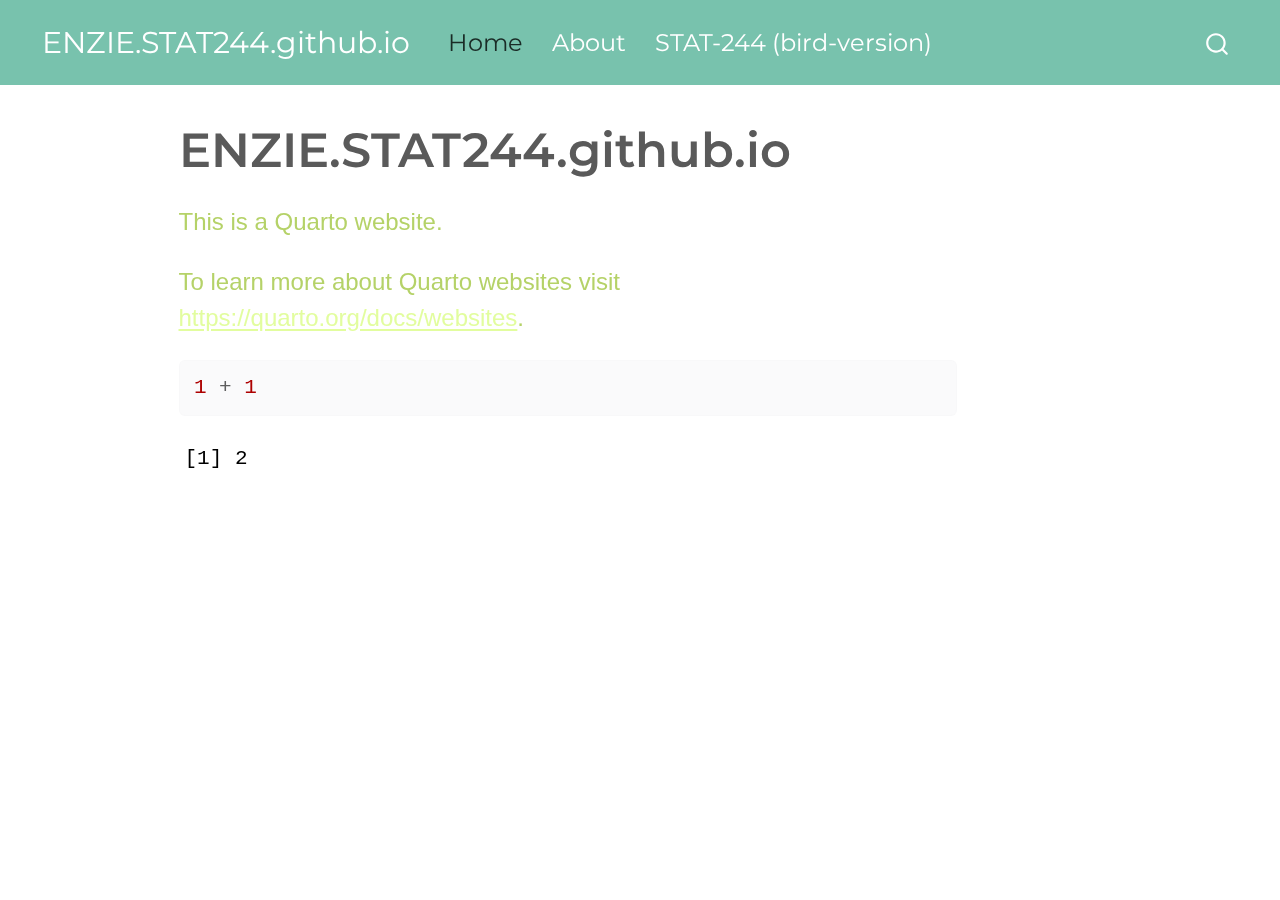
<file: docs/index.html>
<!DOCTYPE html>
<html xmlns="http://www.w3.org/1999/xhtml" lang="en" xml:lang="en"><head>

<meta charset="utf-8">
<meta name="generator" content="quarto-1.5.57">

<meta name="viewport" content="width=device-width, initial-scale=1.0, user-scalable=yes">


<title>ENZIE.STAT244.github.io</title>
<style>
code{white-space: pre-wrap;}
span.smallcaps{font-variant: small-caps;}
div.columns{display: flex; gap: min(4vw, 1.5em);}
div.column{flex: auto; overflow-x: auto;}
div.hanging-indent{margin-left: 1.5em; text-indent: -1.5em;}
ul.task-list{list-style: none;}
ul.task-list li input[type="checkbox"] {
  width: 0.8em;
  margin: 0 0.8em 0.2em -1em; /* quarto-specific, see https://github.com/quarto-dev/quarto-cli/issues/4556 */ 
  vertical-align: middle;
}
/* CSS for syntax highlighting */
pre > code.sourceCode { white-space: pre; position: relative; }
pre > code.sourceCode > span { line-height: 1.25; }
pre > code.sourceCode > span:empty { height: 1.2em; }
.sourceCode { overflow: visible; }
code.sourceCode > span { color: inherit; text-decoration: inherit; }
div.sourceCode { margin: 1em 0; }
pre.sourceCode { margin: 0; }
@media screen {
div.sourceCode { overflow: auto; }
}
@media print {
pre > code.sourceCode { white-space: pre-wrap; }
pre > code.sourceCode > span { display: inline-block; text-indent: -5em; padding-left: 5em; }
}
pre.numberSource code
  { counter-reset: source-line 0; }
pre.numberSource code > span
  { position: relative; left: -4em; counter-increment: source-line; }
pre.numberSource code > span > a:first-child::before
  { content: counter(source-line);
    position: relative; left: -1em; text-align: right; vertical-align: baseline;
    border: none; display: inline-block;
    -webkit-touch-callout: none; -webkit-user-select: none;
    -khtml-user-select: none; -moz-user-select: none;
    -ms-user-select: none; user-select: none;
    padding: 0 4px; width: 4em;
  }
pre.numberSource { margin-left: 3em;  padding-left: 4px; }
div.sourceCode
  {   }
@media screen {
pre > code.sourceCode > span > a:first-child::before { text-decoration: underline; }
}
</style>


<script src="site_libs/quarto-nav/quarto-nav.js"></script>
<script src="site_libs/quarto-nav/headroom.min.js"></script>
<script src="site_libs/clipboard/clipboard.min.js"></script>
<script src="site_libs/quarto-search/autocomplete.umd.js"></script>
<script src="site_libs/quarto-search/fuse.min.js"></script>
<script src="site_libs/quarto-search/quarto-search.js"></script>
<meta name="quarto:offset" content="./">
<script src="site_libs/quarto-html/quarto.js"></script>
<script src="site_libs/quarto-html/popper.min.js"></script>
<script src="site_libs/quarto-html/tippy.umd.min.js"></script>
<script src="site_libs/quarto-html/anchor.min.js"></script>
<link href="site_libs/quarto-html/tippy.css" rel="stylesheet">
<link href="site_libs/quarto-html/quarto-syntax-highlighting.css" rel="stylesheet" id="quarto-text-highlighting-styles">
<script src="site_libs/bootstrap/bootstrap.min.js"></script>
<link href="site_libs/bootstrap/bootstrap-icons.css" rel="stylesheet">
<link href="site_libs/bootstrap/bootstrap.min.css" rel="stylesheet" id="quarto-bootstrap" data-mode="light">
<script id="quarto-search-options" type="application/json">{
  "location": "navbar",
  "copy-button": false,
  "collapse-after": 3,
  "panel-placement": "end",
  "type": "overlay",
  "limit": 50,
  "keyboard-shortcut": [
    "f",
    "/",
    "s"
  ],
  "show-item-context": false,
  "language": {
    "search-no-results-text": "No results",
    "search-matching-documents-text": "matching documents",
    "search-copy-link-title": "Copy link to search",
    "search-hide-matches-text": "Hide additional matches",
    "search-more-match-text": "more match in this document",
    "search-more-matches-text": "more matches in this document",
    "search-clear-button-title": "Clear",
    "search-text-placeholder": "",
    "search-detached-cancel-button-title": "Cancel",
    "search-submit-button-title": "Submit",
    "search-label": "Search"
  }
}</script>


</head>

<body class="nav-fixed">

<div id="quarto-search-results"></div>
  <header id="quarto-header" class="headroom fixed-top">
    <nav class="navbar navbar-expand-lg " data-bs-theme="dark">
      <div class="navbar-container container-fluid">
      <div class="navbar-brand-container mx-auto">
    <a class="navbar-brand" href="./index.html">
    <span class="navbar-title">ENZIE.STAT244.github.io</span>
    </a>
  </div>
            <div id="quarto-search" class="" title="Search"></div>
          <button class="navbar-toggler" type="button" data-bs-toggle="collapse" data-bs-target="#navbarCollapse" aria-controls="navbarCollapse" role="menu" aria-expanded="false" aria-label="Toggle navigation" onclick="if (window.quartoToggleHeadroom) { window.quartoToggleHeadroom(); }">
  <span class="navbar-toggler-icon"></span>
</button>
          <div class="collapse navbar-collapse" id="navbarCollapse">
            <ul class="navbar-nav navbar-nav-scroll me-auto">
  <li class="nav-item">
    <a class="nav-link active" href="./index.html" aria-current="page"> 
<span class="menu-text">Home</span></a>
  </li>  
  <li class="nav-item">
    <a class="nav-link" href="./about.html"> 
<span class="menu-text">About</span></a>
  </li>  
  <li class="nav-item">
    <a class="nav-link" href="./test.html"> 
<span class="menu-text">STAT-244 (bird-version)</span></a>
  </li>  
</ul>
          </div> <!-- /navcollapse -->
            <div class="quarto-navbar-tools">
</div>
      </div> <!-- /container-fluid -->
    </nav>
</header>
<!-- content -->
<div id="quarto-content" class="quarto-container page-columns page-rows-contents page-layout-article page-navbar">
<!-- sidebar -->
<!-- margin-sidebar -->
    <div id="quarto-margin-sidebar" class="sidebar margin-sidebar zindex-bottom">
        
    </div>
<!-- main -->
<main class="content" id="quarto-document-content">

<header id="title-block-header" class="quarto-title-block default">
<div class="quarto-title">
<h1 class="title">ENZIE.STAT244.github.io</h1>
</div>



<div class="quarto-title-meta">

    
  
    
  </div>
  


</header>


<p>This is a Quarto website.</p>
<p>To learn more about Quarto websites visit <a href="https://quarto.org/docs/websites" class="uri">https://quarto.org/docs/websites</a>.</p>
<div class="cell">
<div class="sourceCode cell-code" id="cb1"><pre class="sourceCode r code-with-copy"><code class="sourceCode r"><span id="cb1-1"><a href="#cb1-1" aria-hidden="true" tabindex="-1"></a><span class="dv">1</span> <span class="sc">+</span> <span class="dv">1</span></span></code><button title="Copy to Clipboard" class="code-copy-button"><i class="bi"></i></button></pre></div>
<div class="cell-output cell-output-stdout">
<pre><code>[1] 2</code></pre>
</div>
</div>



</main> <!-- /main -->
<script id="quarto-html-after-body" type="application/javascript">
window.document.addEventListener("DOMContentLoaded", function (event) {
  const toggleBodyColorMode = (bsSheetEl) => {
    const mode = bsSheetEl.getAttribute("data-mode");
    const bodyEl = window.document.querySelector("body");
    if (mode === "dark") {
      bodyEl.classList.add("quarto-dark");
      bodyEl.classList.remove("quarto-light");
    } else {
      bodyEl.classList.add("quarto-light");
      bodyEl.classList.remove("quarto-dark");
    }
  }
  const toggleBodyColorPrimary = () => {
    const bsSheetEl = window.document.querySelector("link#quarto-bootstrap");
    if (bsSheetEl) {
      toggleBodyColorMode(bsSheetEl);
    }
  }
  toggleBodyColorPrimary();  
  const icon = "";
  const anchorJS = new window.AnchorJS();
  anchorJS.options = {
    placement: 'right',
    icon: icon
  };
  anchorJS.add('.anchored');
  const isCodeAnnotation = (el) => {
    for (const clz of el.classList) {
      if (clz.startsWith('code-annotation-')) {                     
        return true;
      }
    }
    return false;
  }
  const onCopySuccess = function(e) {
    // button target
    const button = e.trigger;
    // don't keep focus
    button.blur();
    // flash "checked"
    button.classList.add('code-copy-button-checked');
    var currentTitle = button.getAttribute("title");
    button.setAttribute("title", "Copied!");
    let tooltip;
    if (window.bootstrap) {
      button.setAttribute("data-bs-toggle", "tooltip");
      button.setAttribute("data-bs-placement", "left");
      button.setAttribute("data-bs-title", "Copied!");
      tooltip = new bootstrap.Tooltip(button, 
        { trigger: "manual", 
          customClass: "code-copy-button-tooltip",
          offset: [0, -8]});
      tooltip.show();    
    }
    setTimeout(function() {
      if (tooltip) {
        tooltip.hide();
        button.removeAttribute("data-bs-title");
        button.removeAttribute("data-bs-toggle");
        button.removeAttribute("data-bs-placement");
      }
      button.setAttribute("title", currentTitle);
      button.classList.remove('code-copy-button-checked');
    }, 1000);
    // clear code selection
    e.clearSelection();
  }
  const getTextToCopy = function(trigger) {
      const codeEl = trigger.previousElementSibling.cloneNode(true);
      for (const childEl of codeEl.children) {
        if (isCodeAnnotation(childEl)) {
          childEl.remove();
        }
      }
      return codeEl.innerText;
  }
  const clipboard = new window.ClipboardJS('.code-copy-button:not([data-in-quarto-modal])', {
    text: getTextToCopy
  });
  clipboard.on('success', onCopySuccess);
  if (window.document.getElementById('quarto-embedded-source-code-modal')) {
    // For code content inside modals, clipBoardJS needs to be initialized with a container option
    // TODO: Check when it could be a function (https://github.com/zenorocha/clipboard.js/issues/860)
    const clipboardModal = new window.ClipboardJS('.code-copy-button[data-in-quarto-modal]', {
      text: getTextToCopy,
      container: window.document.getElementById('quarto-embedded-source-code-modal')
    });
    clipboardModal.on('success', onCopySuccess);
  }
    var localhostRegex = new RegExp(/^(?:http|https):\/\/localhost\:?[0-9]*\//);
    var mailtoRegex = new RegExp(/^mailto:/);
      var filterRegex = new RegExp('/' + window.location.host + '/');
    var isInternal = (href) => {
        return filterRegex.test(href) || localhostRegex.test(href) || mailtoRegex.test(href);
    }
    // Inspect non-navigation links and adorn them if external
 	var links = window.document.querySelectorAll('a[href]:not(.nav-link):not(.navbar-brand):not(.toc-action):not(.sidebar-link):not(.sidebar-item-toggle):not(.pagination-link):not(.no-external):not([aria-hidden]):not(.dropdown-item):not(.quarto-navigation-tool):not(.about-link)');
    for (var i=0; i<links.length; i++) {
      const link = links[i];
      if (!isInternal(link.href)) {
        // undo the damage that might have been done by quarto-nav.js in the case of
        // links that we want to consider external
        if (link.dataset.originalHref !== undefined) {
          link.href = link.dataset.originalHref;
        }
      }
    }
  function tippyHover(el, contentFn, onTriggerFn, onUntriggerFn) {
    const config = {
      allowHTML: true,
      maxWidth: 500,
      delay: 100,
      arrow: false,
      appendTo: function(el) {
          return el.parentElement;
      },
      interactive: true,
      interactiveBorder: 10,
      theme: 'quarto',
      placement: 'bottom-start',
    };
    if (contentFn) {
      config.content = contentFn;
    }
    if (onTriggerFn) {
      config.onTrigger = onTriggerFn;
    }
    if (onUntriggerFn) {
      config.onUntrigger = onUntriggerFn;
    }
    window.tippy(el, config); 
  }
  const noterefs = window.document.querySelectorAll('a[role="doc-noteref"]');
  for (var i=0; i<noterefs.length; i++) {
    const ref = noterefs[i];
    tippyHover(ref, function() {
      // use id or data attribute instead here
      let href = ref.getAttribute('data-footnote-href') || ref.getAttribute('href');
      try { href = new URL(href).hash; } catch {}
      const id = href.replace(/^#\/?/, "");
      const note = window.document.getElementById(id);
      if (note) {
        return note.innerHTML;
      } else {
        return "";
      }
    });
  }
  const xrefs = window.document.querySelectorAll('a.quarto-xref');
  const processXRef = (id, note) => {
    // Strip column container classes
    const stripColumnClz = (el) => {
      el.classList.remove("page-full", "page-columns");
      if (el.children) {
        for (const child of el.children) {
          stripColumnClz(child);
        }
      }
    }
    stripColumnClz(note)
    if (id === null || id.startsWith('sec-')) {
      // Special case sections, only their first couple elements
      const container = document.createElement("div");
      if (note.children && note.children.length > 2) {
        container.appendChild(note.children[0].cloneNode(true));
        for (let i = 1; i < note.children.length; i++) {
          const child = note.children[i];
          if (child.tagName === "P" && child.innerText === "") {
            continue;
          } else {
            container.appendChild(child.cloneNode(true));
            break;
          }
        }
        if (window.Quarto?.typesetMath) {
          window.Quarto.typesetMath(container);
        }
        return container.innerHTML
      } else {
        if (window.Quarto?.typesetMath) {
          window.Quarto.typesetMath(note);
        }
        return note.innerHTML;
      }
    } else {
      // Remove any anchor links if they are present
      const anchorLink = note.querySelector('a.anchorjs-link');
      if (anchorLink) {
        anchorLink.remove();
      }
      if (window.Quarto?.typesetMath) {
        window.Quarto.typesetMath(note);
      }
      // TODO in 1.5, we should make sure this works without a callout special case
      if (note.classList.contains("callout")) {
        return note.outerHTML;
      } else {
        return note.innerHTML;
      }
    }
  }
  for (var i=0; i<xrefs.length; i++) {
    const xref = xrefs[i];
    tippyHover(xref, undefined, function(instance) {
      instance.disable();
      let url = xref.getAttribute('href');
      let hash = undefined; 
      if (url.startsWith('#')) {
        hash = url;
      } else {
        try { hash = new URL(url).hash; } catch {}
      }
      if (hash) {
        const id = hash.replace(/^#\/?/, "");
        const note = window.document.getElementById(id);
        if (note !== null) {
          try {
            const html = processXRef(id, note.cloneNode(true));
            instance.setContent(html);
          } finally {
            instance.enable();
            instance.show();
          }
        } else {
          // See if we can fetch this
          fetch(url.split('#')[0])
          .then(res => res.text())
          .then(html => {
            const parser = new DOMParser();
            const htmlDoc = parser.parseFromString(html, "text/html");
            const note = htmlDoc.getElementById(id);
            if (note !== null) {
              const html = processXRef(id, note);
              instance.setContent(html);
            } 
          }).finally(() => {
            instance.enable();
            instance.show();
          });
        }
      } else {
        // See if we can fetch a full url (with no hash to target)
        // This is a special case and we should probably do some content thinning / targeting
        fetch(url)
        .then(res => res.text())
        .then(html => {
          const parser = new DOMParser();
          const htmlDoc = parser.parseFromString(html, "text/html");
          const note = htmlDoc.querySelector('main.content');
          if (note !== null) {
            // This should only happen for chapter cross references
            // (since there is no id in the URL)
            // remove the first header
            if (note.children.length > 0 && note.children[0].tagName === "HEADER") {
              note.children[0].remove();
            }
            const html = processXRef(null, note);
            instance.setContent(html);
          } 
        }).finally(() => {
          instance.enable();
          instance.show();
        });
      }
    }, function(instance) {
    });
  }
      let selectedAnnoteEl;
      const selectorForAnnotation = ( cell, annotation) => {
        let cellAttr = 'data-code-cell="' + cell + '"';
        let lineAttr = 'data-code-annotation="' +  annotation + '"';
        const selector = 'span[' + cellAttr + '][' + lineAttr + ']';
        return selector;
      }
      const selectCodeLines = (annoteEl) => {
        const doc = window.document;
        const targetCell = annoteEl.getAttribute("data-target-cell");
        const targetAnnotation = annoteEl.getAttribute("data-target-annotation");
        const annoteSpan = window.document.querySelector(selectorForAnnotation(targetCell, targetAnnotation));
        const lines = annoteSpan.getAttribute("data-code-lines").split(",");
        const lineIds = lines.map((line) => {
          return targetCell + "-" + line;
        })
        let top = null;
        let height = null;
        let parent = null;
        if (lineIds.length > 0) {
            //compute the position of the single el (top and bottom and make a div)
            const el = window.document.getElementById(lineIds[0]);
            top = el.offsetTop;
            height = el.offsetHeight;
            parent = el.parentElement.parentElement;
          if (lineIds.length > 1) {
            const lastEl = window.document.getElementById(lineIds[lineIds.length - 1]);
            const bottom = lastEl.offsetTop + lastEl.offsetHeight;
            height = bottom - top;
          }
          if (top !== null && height !== null && parent !== null) {
            // cook up a div (if necessary) and position it 
            let div = window.document.getElementById("code-annotation-line-highlight");
            if (div === null) {
              div = window.document.createElement("div");
              div.setAttribute("id", "code-annotation-line-highlight");
              div.style.position = 'absolute';
              parent.appendChild(div);
            }
            div.style.top = top - 2 + "px";
            div.style.height = height + 4 + "px";
            div.style.left = 0;
            let gutterDiv = window.document.getElementById("code-annotation-line-highlight-gutter");
            if (gutterDiv === null) {
              gutterDiv = window.document.createElement("div");
              gutterDiv.setAttribute("id", "code-annotation-line-highlight-gutter");
              gutterDiv.style.position = 'absolute';
              const codeCell = window.document.getElementById(targetCell);
              const gutter = codeCell.querySelector('.code-annotation-gutter');
              gutter.appendChild(gutterDiv);
            }
            gutterDiv.style.top = top - 2 + "px";
            gutterDiv.style.height = height + 4 + "px";
          }
          selectedAnnoteEl = annoteEl;
        }
      };
      const unselectCodeLines = () => {
        const elementsIds = ["code-annotation-line-highlight", "code-annotation-line-highlight-gutter"];
        elementsIds.forEach((elId) => {
          const div = window.document.getElementById(elId);
          if (div) {
            div.remove();
          }
        });
        selectedAnnoteEl = undefined;
      };
        // Handle positioning of the toggle
    window.addEventListener(
      "resize",
      throttle(() => {
        elRect = undefined;
        if (selectedAnnoteEl) {
          selectCodeLines(selectedAnnoteEl);
        }
      }, 10)
    );
    function throttle(fn, ms) {
    let throttle = false;
    let timer;
      return (...args) => {
        if(!throttle) { // first call gets through
            fn.apply(this, args);
            throttle = true;
        } else { // all the others get throttled
            if(timer) clearTimeout(timer); // cancel #2
            timer = setTimeout(() => {
              fn.apply(this, args);
              timer = throttle = false;
            }, ms);
        }
      };
    }
      // Attach click handler to the DT
      const annoteDls = window.document.querySelectorAll('dt[data-target-cell]');
      for (const annoteDlNode of annoteDls) {
        annoteDlNode.addEventListener('click', (event) => {
          const clickedEl = event.target;
          if (clickedEl !== selectedAnnoteEl) {
            unselectCodeLines();
            const activeEl = window.document.querySelector('dt[data-target-cell].code-annotation-active');
            if (activeEl) {
              activeEl.classList.remove('code-annotation-active');
            }
            selectCodeLines(clickedEl);
            clickedEl.classList.add('code-annotation-active');
          } else {
            // Unselect the line
            unselectCodeLines();
            clickedEl.classList.remove('code-annotation-active');
          }
        });
      }
  const findCites = (el) => {
    const parentEl = el.parentElement;
    if (parentEl) {
      const cites = parentEl.dataset.cites;
      if (cites) {
        return {
          el,
          cites: cites.split(' ')
        };
      } else {
        return findCites(el.parentElement)
      }
    } else {
      return undefined;
    }
  };
  var bibliorefs = window.document.querySelectorAll('a[role="doc-biblioref"]');
  for (var i=0; i<bibliorefs.length; i++) {
    const ref = bibliorefs[i];
    const citeInfo = findCites(ref);
    if (citeInfo) {
      tippyHover(citeInfo.el, function() {
        var popup = window.document.createElement('div');
        citeInfo.cites.forEach(function(cite) {
          var citeDiv = window.document.createElement('div');
          citeDiv.classList.add('hanging-indent');
          citeDiv.classList.add('csl-entry');
          var biblioDiv = window.document.getElementById('ref-' + cite);
          if (biblioDiv) {
            citeDiv.innerHTML = biblioDiv.innerHTML;
          }
          popup.appendChild(citeDiv);
        });
        return popup.innerHTML;
      });
    }
  }
});
</script>
</div> <!-- /content -->




</body></html>
</file>
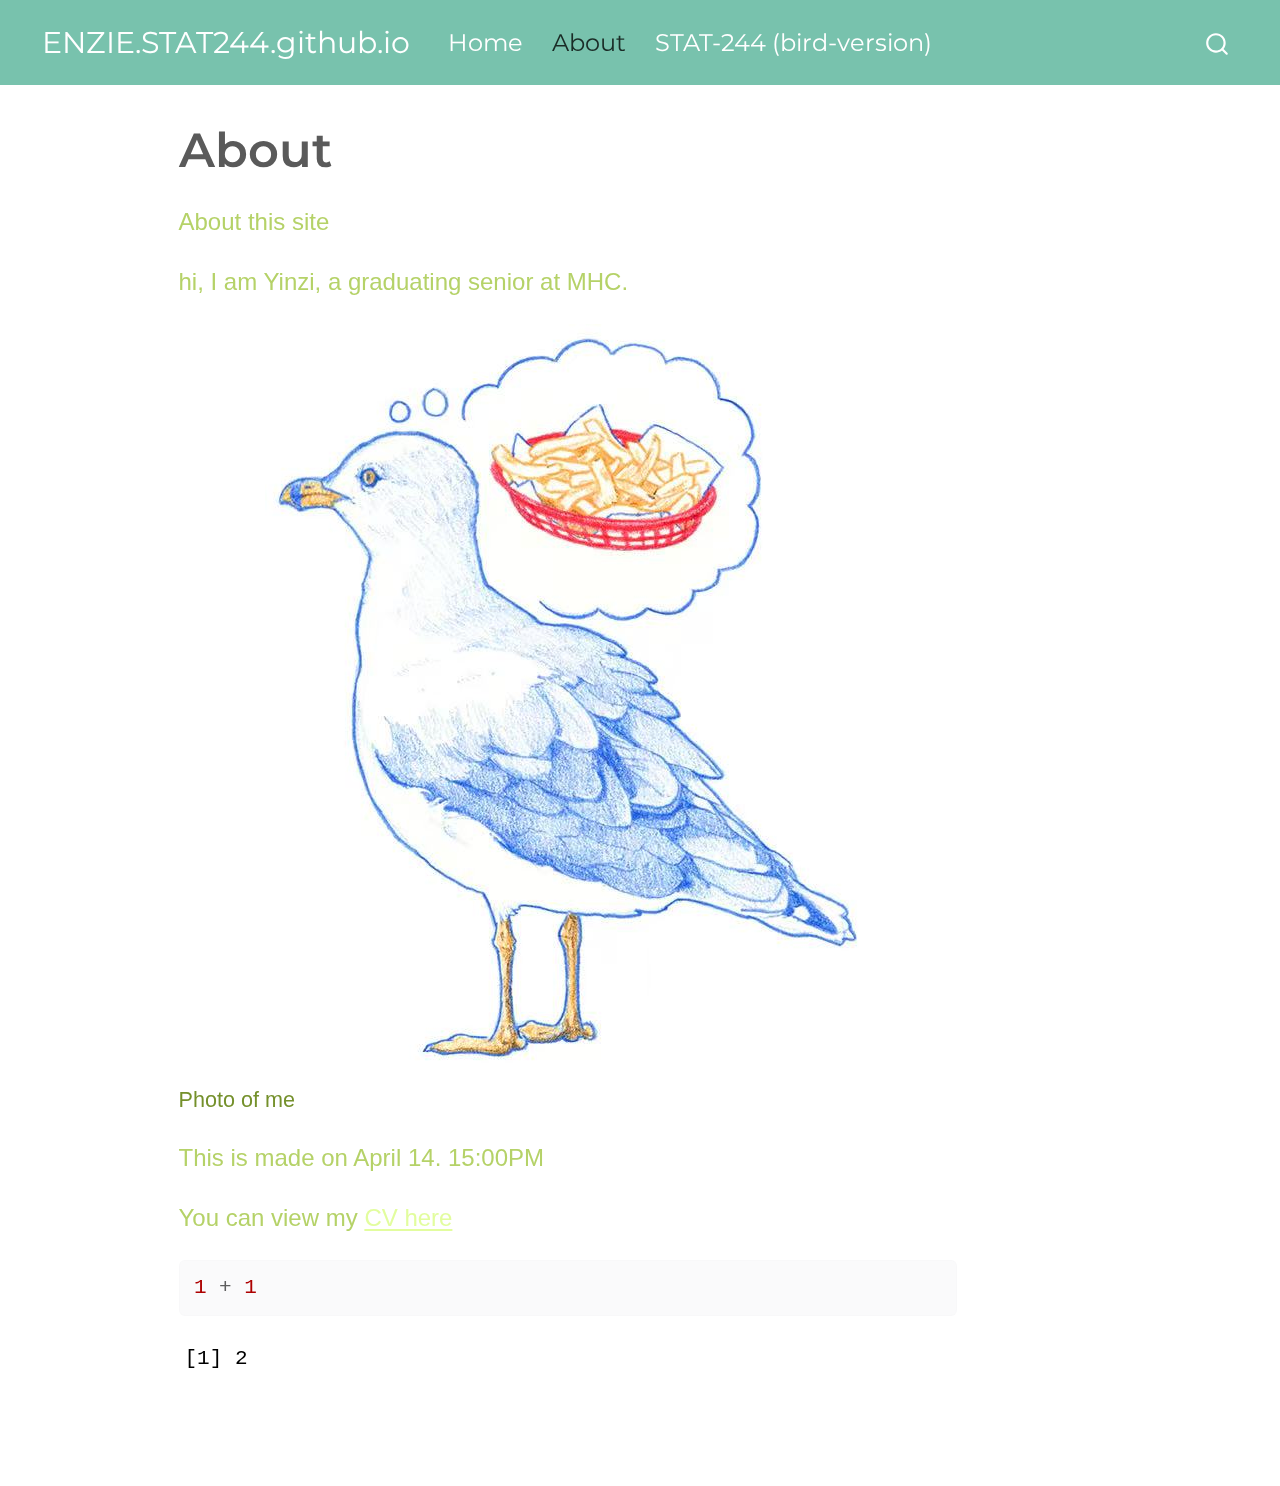
<file: docs/about.html>
<!DOCTYPE html>
<html xmlns="http://www.w3.org/1999/xhtml" lang="en" xml:lang="en"><head>

<meta charset="utf-8">
<meta name="generator" content="quarto-1.5.57">

<meta name="viewport" content="width=device-width, initial-scale=1.0, user-scalable=yes">


<title>About – ENZIE.STAT244.github.io</title>
<style>
code{white-space: pre-wrap;}
span.smallcaps{font-variant: small-caps;}
div.columns{display: flex; gap: min(4vw, 1.5em);}
div.column{flex: auto; overflow-x: auto;}
div.hanging-indent{margin-left: 1.5em; text-indent: -1.5em;}
ul.task-list{list-style: none;}
ul.task-list li input[type="checkbox"] {
  width: 0.8em;
  margin: 0 0.8em 0.2em -1em; /* quarto-specific, see https://github.com/quarto-dev/quarto-cli/issues/4556 */ 
  vertical-align: middle;
}
/* CSS for syntax highlighting */
pre > code.sourceCode { white-space: pre; position: relative; }
pre > code.sourceCode > span { line-height: 1.25; }
pre > code.sourceCode > span:empty { height: 1.2em; }
.sourceCode { overflow: visible; }
code.sourceCode > span { color: inherit; text-decoration: inherit; }
div.sourceCode { margin: 1em 0; }
pre.sourceCode { margin: 0; }
@media screen {
div.sourceCode { overflow: auto; }
}
@media print {
pre > code.sourceCode { white-space: pre-wrap; }
pre > code.sourceCode > span { display: inline-block; text-indent: -5em; padding-left: 5em; }
}
pre.numberSource code
  { counter-reset: source-line 0; }
pre.numberSource code > span
  { position: relative; left: -4em; counter-increment: source-line; }
pre.numberSource code > span > a:first-child::before
  { content: counter(source-line);
    position: relative; left: -1em; text-align: right; vertical-align: baseline;
    border: none; display: inline-block;
    -webkit-touch-callout: none; -webkit-user-select: none;
    -khtml-user-select: none; -moz-user-select: none;
    -ms-user-select: none; user-select: none;
    padding: 0 4px; width: 4em;
  }
pre.numberSource { margin-left: 3em;  padding-left: 4px; }
div.sourceCode
  {   }
@media screen {
pre > code.sourceCode > span > a:first-child::before { text-decoration: underline; }
}
</style>


<script src="site_libs/quarto-nav/quarto-nav.js"></script>
<script src="site_libs/quarto-nav/headroom.min.js"></script>
<script src="site_libs/clipboard/clipboard.min.js"></script>
<script src="site_libs/quarto-search/autocomplete.umd.js"></script>
<script src="site_libs/quarto-search/fuse.min.js"></script>
<script src="site_libs/quarto-search/quarto-search.js"></script>
<meta name="quarto:offset" content="./">
<script src="site_libs/quarto-html/quarto.js"></script>
<script src="site_libs/quarto-html/popper.min.js"></script>
<script src="site_libs/quarto-html/tippy.umd.min.js"></script>
<script src="site_libs/quarto-html/anchor.min.js"></script>
<link href="site_libs/quarto-html/tippy.css" rel="stylesheet">
<link href="site_libs/quarto-html/quarto-syntax-highlighting.css" rel="stylesheet" id="quarto-text-highlighting-styles">
<script src="site_libs/bootstrap/bootstrap.min.js"></script>
<link href="site_libs/bootstrap/bootstrap-icons.css" rel="stylesheet">
<link href="site_libs/bootstrap/bootstrap.min.css" rel="stylesheet" id="quarto-bootstrap" data-mode="light">
<script id="quarto-search-options" type="application/json">{
  "location": "navbar",
  "copy-button": false,
  "collapse-after": 3,
  "panel-placement": "end",
  "type": "overlay",
  "limit": 50,
  "keyboard-shortcut": [
    "f",
    "/",
    "s"
  ],
  "show-item-context": false,
  "language": {
    "search-no-results-text": "No results",
    "search-matching-documents-text": "matching documents",
    "search-copy-link-title": "Copy link to search",
    "search-hide-matches-text": "Hide additional matches",
    "search-more-match-text": "more match in this document",
    "search-more-matches-text": "more matches in this document",
    "search-clear-button-title": "Clear",
    "search-text-placeholder": "",
    "search-detached-cancel-button-title": "Cancel",
    "search-submit-button-title": "Submit",
    "search-label": "Search"
  }
}</script>


</head>

<body class="nav-fixed">

<div id="quarto-search-results"></div>
  <header id="quarto-header" class="headroom fixed-top">
    <nav class="navbar navbar-expand-lg " data-bs-theme="dark">
      <div class="navbar-container container-fluid">
      <div class="navbar-brand-container mx-auto">
    <a class="navbar-brand" href="./index.html">
    <span class="navbar-title">ENZIE.STAT244.github.io</span>
    </a>
  </div>
            <div id="quarto-search" class="" title="Search"></div>
          <button class="navbar-toggler" type="button" data-bs-toggle="collapse" data-bs-target="#navbarCollapse" aria-controls="navbarCollapse" role="menu" aria-expanded="false" aria-label="Toggle navigation" onclick="if (window.quartoToggleHeadroom) { window.quartoToggleHeadroom(); }">
  <span class="navbar-toggler-icon"></span>
</button>
          <div class="collapse navbar-collapse" id="navbarCollapse">
            <ul class="navbar-nav navbar-nav-scroll me-auto">
  <li class="nav-item">
    <a class="nav-link" href="./index.html"> 
<span class="menu-text">Home</span></a>
  </li>  
  <li class="nav-item">
    <a class="nav-link active" href="./about.html" aria-current="page"> 
<span class="menu-text">About</span></a>
  </li>  
  <li class="nav-item">
    <a class="nav-link" href="./test.html"> 
<span class="menu-text">STAT-244 (bird-version)</span></a>
  </li>  
</ul>
          </div> <!-- /navcollapse -->
            <div class="quarto-navbar-tools">
</div>
      </div> <!-- /container-fluid -->
    </nav>
</header>
<!-- content -->
<div id="quarto-content" class="quarto-container page-columns page-rows-contents page-layout-article page-navbar">
<!-- sidebar -->
<!-- margin-sidebar -->
    <div id="quarto-margin-sidebar" class="sidebar margin-sidebar zindex-bottom">
        
    </div>
<!-- main -->
<main class="content" id="quarto-document-content">

<header id="title-block-header" class="quarto-title-block default">
<div class="quarto-title">
<h1 class="title">About</h1>
</div>



<div class="quarto-title-meta">

    
  
    
  </div>
  


</header>


<p>About this site</p>
<p>hi, I am Yinzi, a graduating senior at MHC.</p>
<div class="quarto-figure quarto-figure-center">
<figure class="figure">
<p><img src="images/birds1.jpg" class="img-fluid figure-img"></p>
<figcaption>Photo of me</figcaption>
</figure>
</div>
<p>This is made on April 14. 15:00PM</p>
<p>You can view my <a href="https://drive.google.com/file/d/1ZMLs88L85s6LWtUD3s2KoybVkWaVaFIP/view?usp=drive_link">CV here</a></p>
<div class="cell">
<div class="sourceCode cell-code" id="cb1"><pre class="sourceCode r code-with-copy"><code class="sourceCode r"><span id="cb1-1"><a href="#cb1-1" aria-hidden="true" tabindex="-1"></a><span class="dv">1</span> <span class="sc">+</span> <span class="dv">1</span></span></code><button title="Copy to Clipboard" class="code-copy-button"><i class="bi"></i></button></pre></div>
<div class="cell-output cell-output-stdout">
<pre><code>[1] 2</code></pre>
</div>
</div>



</main> <!-- /main -->
<script id="quarto-html-after-body" type="application/javascript">
window.document.addEventListener("DOMContentLoaded", function (event) {
  const toggleBodyColorMode = (bsSheetEl) => {
    const mode = bsSheetEl.getAttribute("data-mode");
    const bodyEl = window.document.querySelector("body");
    if (mode === "dark") {
      bodyEl.classList.add("quarto-dark");
      bodyEl.classList.remove("quarto-light");
    } else {
      bodyEl.classList.add("quarto-light");
      bodyEl.classList.remove("quarto-dark");
    }
  }
  const toggleBodyColorPrimary = () => {
    const bsSheetEl = window.document.querySelector("link#quarto-bootstrap");
    if (bsSheetEl) {
      toggleBodyColorMode(bsSheetEl);
    }
  }
  toggleBodyColorPrimary();  
  const icon = "";
  const anchorJS = new window.AnchorJS();
  anchorJS.options = {
    placement: 'right',
    icon: icon
  };
  anchorJS.add('.anchored');
  const isCodeAnnotation = (el) => {
    for (const clz of el.classList) {
      if (clz.startsWith('code-annotation-')) {                     
        return true;
      }
    }
    return false;
  }
  const onCopySuccess = function(e) {
    // button target
    const button = e.trigger;
    // don't keep focus
    button.blur();
    // flash "checked"
    button.classList.add('code-copy-button-checked');
    var currentTitle = button.getAttribute("title");
    button.setAttribute("title", "Copied!");
    let tooltip;
    if (window.bootstrap) {
      button.setAttribute("data-bs-toggle", "tooltip");
      button.setAttribute("data-bs-placement", "left");
      button.setAttribute("data-bs-title", "Copied!");
      tooltip = new bootstrap.Tooltip(button, 
        { trigger: "manual", 
          customClass: "code-copy-button-tooltip",
          offset: [0, -8]});
      tooltip.show();    
    }
    setTimeout(function() {
      if (tooltip) {
        tooltip.hide();
        button.removeAttribute("data-bs-title");
        button.removeAttribute("data-bs-toggle");
        button.removeAttribute("data-bs-placement");
      }
      button.setAttribute("title", currentTitle);
      button.classList.remove('code-copy-button-checked');
    }, 1000);
    // clear code selection
    e.clearSelection();
  }
  const getTextToCopy = function(trigger) {
      const codeEl = trigger.previousElementSibling.cloneNode(true);
      for (const childEl of codeEl.children) {
        if (isCodeAnnotation(childEl)) {
          childEl.remove();
        }
      }
      return codeEl.innerText;
  }
  const clipboard = new window.ClipboardJS('.code-copy-button:not([data-in-quarto-modal])', {
    text: getTextToCopy
  });
  clipboard.on('success', onCopySuccess);
  if (window.document.getElementById('quarto-embedded-source-code-modal')) {
    // For code content inside modals, clipBoardJS needs to be initialized with a container option
    // TODO: Check when it could be a function (https://github.com/zenorocha/clipboard.js/issues/860)
    const clipboardModal = new window.ClipboardJS('.code-copy-button[data-in-quarto-modal]', {
      text: getTextToCopy,
      container: window.document.getElementById('quarto-embedded-source-code-modal')
    });
    clipboardModal.on('success', onCopySuccess);
  }
    var localhostRegex = new RegExp(/^(?:http|https):\/\/localhost\:?[0-9]*\//);
    var mailtoRegex = new RegExp(/^mailto:/);
      var filterRegex = new RegExp('/' + window.location.host + '/');
    var isInternal = (href) => {
        return filterRegex.test(href) || localhostRegex.test(href) || mailtoRegex.test(href);
    }
    // Inspect non-navigation links and adorn them if external
 	var links = window.document.querySelectorAll('a[href]:not(.nav-link):not(.navbar-brand):not(.toc-action):not(.sidebar-link):not(.sidebar-item-toggle):not(.pagination-link):not(.no-external):not([aria-hidden]):not(.dropdown-item):not(.quarto-navigation-tool):not(.about-link)');
    for (var i=0; i<links.length; i++) {
      const link = links[i];
      if (!isInternal(link.href)) {
        // undo the damage that might have been done by quarto-nav.js in the case of
        // links that we want to consider external
        if (link.dataset.originalHref !== undefined) {
          link.href = link.dataset.originalHref;
        }
      }
    }
  function tippyHover(el, contentFn, onTriggerFn, onUntriggerFn) {
    const config = {
      allowHTML: true,
      maxWidth: 500,
      delay: 100,
      arrow: false,
      appendTo: function(el) {
          return el.parentElement;
      },
      interactive: true,
      interactiveBorder: 10,
      theme: 'quarto',
      placement: 'bottom-start',
    };
    if (contentFn) {
      config.content = contentFn;
    }
    if (onTriggerFn) {
      config.onTrigger = onTriggerFn;
    }
    if (onUntriggerFn) {
      config.onUntrigger = onUntriggerFn;
    }
    window.tippy(el, config); 
  }
  const noterefs = window.document.querySelectorAll('a[role="doc-noteref"]');
  for (var i=0; i<noterefs.length; i++) {
    const ref = noterefs[i];
    tippyHover(ref, function() {
      // use id or data attribute instead here
      let href = ref.getAttribute('data-footnote-href') || ref.getAttribute('href');
      try { href = new URL(href).hash; } catch {}
      const id = href.replace(/^#\/?/, "");
      const note = window.document.getElementById(id);
      if (note) {
        return note.innerHTML;
      } else {
        return "";
      }
    });
  }
  const xrefs = window.document.querySelectorAll('a.quarto-xref');
  const processXRef = (id, note) => {
    // Strip column container classes
    const stripColumnClz = (el) => {
      el.classList.remove("page-full", "page-columns");
      if (el.children) {
        for (const child of el.children) {
          stripColumnClz(child);
        }
      }
    }
    stripColumnClz(note)
    if (id === null || id.startsWith('sec-')) {
      // Special case sections, only their first couple elements
      const container = document.createElement("div");
      if (note.children && note.children.length > 2) {
        container.appendChild(note.children[0].cloneNode(true));
        for (let i = 1; i < note.children.length; i++) {
          const child = note.children[i];
          if (child.tagName === "P" && child.innerText === "") {
            continue;
          } else {
            container.appendChild(child.cloneNode(true));
            break;
          }
        }
        if (window.Quarto?.typesetMath) {
          window.Quarto.typesetMath(container);
        }
        return container.innerHTML
      } else {
        if (window.Quarto?.typesetMath) {
          window.Quarto.typesetMath(note);
        }
        return note.innerHTML;
      }
    } else {
      // Remove any anchor links if they are present
      const anchorLink = note.querySelector('a.anchorjs-link');
      if (anchorLink) {
        anchorLink.remove();
      }
      if (window.Quarto?.typesetMath) {
        window.Quarto.typesetMath(note);
      }
      // TODO in 1.5, we should make sure this works without a callout special case
      if (note.classList.contains("callout")) {
        return note.outerHTML;
      } else {
        return note.innerHTML;
      }
    }
  }
  for (var i=0; i<xrefs.length; i++) {
    const xref = xrefs[i];
    tippyHover(xref, undefined, function(instance) {
      instance.disable();
      let url = xref.getAttribute('href');
      let hash = undefined; 
      if (url.startsWith('#')) {
        hash = url;
      } else {
        try { hash = new URL(url).hash; } catch {}
      }
      if (hash) {
        const id = hash.replace(/^#\/?/, "");
        const note = window.document.getElementById(id);
        if (note !== null) {
          try {
            const html = processXRef(id, note.cloneNode(true));
            instance.setContent(html);
          } finally {
            instance.enable();
            instance.show();
          }
        } else {
          // See if we can fetch this
          fetch(url.split('#')[0])
          .then(res => res.text())
          .then(html => {
            const parser = new DOMParser();
            const htmlDoc = parser.parseFromString(html, "text/html");
            const note = htmlDoc.getElementById(id);
            if (note !== null) {
              const html = processXRef(id, note);
              instance.setContent(html);
            } 
          }).finally(() => {
            instance.enable();
            instance.show();
          });
        }
      } else {
        // See if we can fetch a full url (with no hash to target)
        // This is a special case and we should probably do some content thinning / targeting
        fetch(url)
        .then(res => res.text())
        .then(html => {
          const parser = new DOMParser();
          const htmlDoc = parser.parseFromString(html, "text/html");
          const note = htmlDoc.querySelector('main.content');
          if (note !== null) {
            // This should only happen for chapter cross references
            // (since there is no id in the URL)
            // remove the first header
            if (note.children.length > 0 && note.children[0].tagName === "HEADER") {
              note.children[0].remove();
            }
            const html = processXRef(null, note);
            instance.setContent(html);
          } 
        }).finally(() => {
          instance.enable();
          instance.show();
        });
      }
    }, function(instance) {
    });
  }
      let selectedAnnoteEl;
      const selectorForAnnotation = ( cell, annotation) => {
        let cellAttr = 'data-code-cell="' + cell + '"';
        let lineAttr = 'data-code-annotation="' +  annotation + '"';
        const selector = 'span[' + cellAttr + '][' + lineAttr + ']';
        return selector;
      }
      const selectCodeLines = (annoteEl) => {
        const doc = window.document;
        const targetCell = annoteEl.getAttribute("data-target-cell");
        const targetAnnotation = annoteEl.getAttribute("data-target-annotation");
        const annoteSpan = window.document.querySelector(selectorForAnnotation(targetCell, targetAnnotation));
        const lines = annoteSpan.getAttribute("data-code-lines").split(",");
        const lineIds = lines.map((line) => {
          return targetCell + "-" + line;
        })
        let top = null;
        let height = null;
        let parent = null;
        if (lineIds.length > 0) {
            //compute the position of the single el (top and bottom and make a div)
            const el = window.document.getElementById(lineIds[0]);
            top = el.offsetTop;
            height = el.offsetHeight;
            parent = el.parentElement.parentElement;
          if (lineIds.length > 1) {
            const lastEl = window.document.getElementById(lineIds[lineIds.length - 1]);
            const bottom = lastEl.offsetTop + lastEl.offsetHeight;
            height = bottom - top;
          }
          if (top !== null && height !== null && parent !== null) {
            // cook up a div (if necessary) and position it 
            let div = window.document.getElementById("code-annotation-line-highlight");
            if (div === null) {
              div = window.document.createElement("div");
              div.setAttribute("id", "code-annotation-line-highlight");
              div.style.position = 'absolute';
              parent.appendChild(div);
            }
            div.style.top = top - 2 + "px";
            div.style.height = height + 4 + "px";
            div.style.left = 0;
            let gutterDiv = window.document.getElementById("code-annotation-line-highlight-gutter");
            if (gutterDiv === null) {
              gutterDiv = window.document.createElement("div");
              gutterDiv.setAttribute("id", "code-annotation-line-highlight-gutter");
              gutterDiv.style.position = 'absolute';
              const codeCell = window.document.getElementById(targetCell);
              const gutter = codeCell.querySelector('.code-annotation-gutter');
              gutter.appendChild(gutterDiv);
            }
            gutterDiv.style.top = top - 2 + "px";
            gutterDiv.style.height = height + 4 + "px";
          }
          selectedAnnoteEl = annoteEl;
        }
      };
      const unselectCodeLines = () => {
        const elementsIds = ["code-annotation-line-highlight", "code-annotation-line-highlight-gutter"];
        elementsIds.forEach((elId) => {
          const div = window.document.getElementById(elId);
          if (div) {
            div.remove();
          }
        });
        selectedAnnoteEl = undefined;
      };
        // Handle positioning of the toggle
    window.addEventListener(
      "resize",
      throttle(() => {
        elRect = undefined;
        if (selectedAnnoteEl) {
          selectCodeLines(selectedAnnoteEl);
        }
      }, 10)
    );
    function throttle(fn, ms) {
    let throttle = false;
    let timer;
      return (...args) => {
        if(!throttle) { // first call gets through
            fn.apply(this, args);
            throttle = true;
        } else { // all the others get throttled
            if(timer) clearTimeout(timer); // cancel #2
            timer = setTimeout(() => {
              fn.apply(this, args);
              timer = throttle = false;
            }, ms);
        }
      };
    }
      // Attach click handler to the DT
      const annoteDls = window.document.querySelectorAll('dt[data-target-cell]');
      for (const annoteDlNode of annoteDls) {
        annoteDlNode.addEventListener('click', (event) => {
          const clickedEl = event.target;
          if (clickedEl !== selectedAnnoteEl) {
            unselectCodeLines();
            const activeEl = window.document.querySelector('dt[data-target-cell].code-annotation-active');
            if (activeEl) {
              activeEl.classList.remove('code-annotation-active');
            }
            selectCodeLines(clickedEl);
            clickedEl.classList.add('code-annotation-active');
          } else {
            // Unselect the line
            unselectCodeLines();
            clickedEl.classList.remove('code-annotation-active');
          }
        });
      }
  const findCites = (el) => {
    const parentEl = el.parentElement;
    if (parentEl) {
      const cites = parentEl.dataset.cites;
      if (cites) {
        return {
          el,
          cites: cites.split(' ')
        };
      } else {
        return findCites(el.parentElement)
      }
    } else {
      return undefined;
    }
  };
  var bibliorefs = window.document.querySelectorAll('a[role="doc-biblioref"]');
  for (var i=0; i<bibliorefs.length; i++) {
    const ref = bibliorefs[i];
    const citeInfo = findCites(ref);
    if (citeInfo) {
      tippyHover(citeInfo.el, function() {
        var popup = window.document.createElement('div');
        citeInfo.cites.forEach(function(cite) {
          var citeDiv = window.document.createElement('div');
          citeDiv.classList.add('hanging-indent');
          citeDiv.classList.add('csl-entry');
          var biblioDiv = window.document.getElementById('ref-' + cite);
          if (biblioDiv) {
            citeDiv.innerHTML = biblioDiv.innerHTML;
          }
          popup.appendChild(citeDiv);
        });
        return popup.innerHTML;
      });
    }
  }
});
</script>
</div> <!-- /content -->




</body></html>
</file>
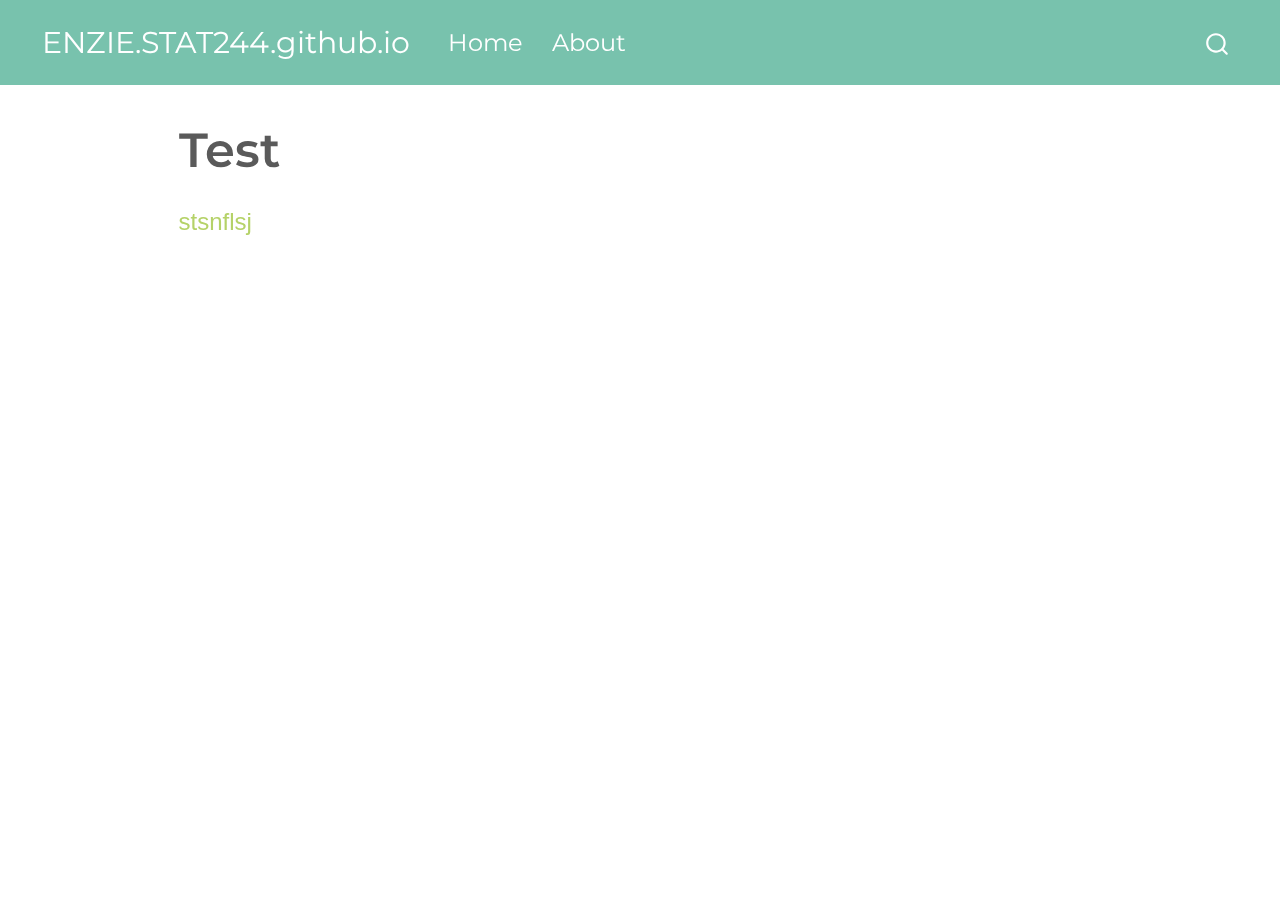
<file: docs/TEST.html>
<!DOCTYPE html>
<html xmlns="http://www.w3.org/1999/xhtml" lang="en" xml:lang="en"><head>

<meta charset="utf-8">
<meta name="generator" content="quarto-1.5.57">

<meta name="viewport" content="width=device-width, initial-scale=1.0, user-scalable=yes">


<title>Test – ENZIE.STAT244.github.io</title>
<style>
code{white-space: pre-wrap;}
span.smallcaps{font-variant: small-caps;}
div.columns{display: flex; gap: min(4vw, 1.5em);}
div.column{flex: auto; overflow-x: auto;}
div.hanging-indent{margin-left: 1.5em; text-indent: -1.5em;}
ul.task-list{list-style: none;}
ul.task-list li input[type="checkbox"] {
  width: 0.8em;
  margin: 0 0.8em 0.2em -1em; /* quarto-specific, see https://github.com/quarto-dev/quarto-cli/issues/4556 */ 
  vertical-align: middle;
}
</style>


<script src="site_libs/quarto-nav/quarto-nav.js"></script>
<script src="site_libs/quarto-nav/headroom.min.js"></script>
<script src="site_libs/clipboard/clipboard.min.js"></script>
<script src="site_libs/quarto-search/autocomplete.umd.js"></script>
<script src="site_libs/quarto-search/fuse.min.js"></script>
<script src="site_libs/quarto-search/quarto-search.js"></script>
<meta name="quarto:offset" content="./">
<script src="site_libs/quarto-html/quarto.js"></script>
<script src="site_libs/quarto-html/popper.min.js"></script>
<script src="site_libs/quarto-html/tippy.umd.min.js"></script>
<script src="site_libs/quarto-html/anchor.min.js"></script>
<link href="site_libs/quarto-html/tippy.css" rel="stylesheet">
<link href="site_libs/quarto-html/quarto-syntax-highlighting.css" rel="stylesheet" id="quarto-text-highlighting-styles">
<script src="site_libs/bootstrap/bootstrap.min.js"></script>
<link href="site_libs/bootstrap/bootstrap-icons.css" rel="stylesheet">
<link href="site_libs/bootstrap/bootstrap.min.css" rel="stylesheet" id="quarto-bootstrap" data-mode="light">
<script id="quarto-search-options" type="application/json">{
  "location": "navbar",
  "copy-button": false,
  "collapse-after": 3,
  "panel-placement": "end",
  "type": "overlay",
  "limit": 50,
  "keyboard-shortcut": [
    "f",
    "/",
    "s"
  ],
  "show-item-context": false,
  "language": {
    "search-no-results-text": "No results",
    "search-matching-documents-text": "matching documents",
    "search-copy-link-title": "Copy link to search",
    "search-hide-matches-text": "Hide additional matches",
    "search-more-match-text": "more match in this document",
    "search-more-matches-text": "more matches in this document",
    "search-clear-button-title": "Clear",
    "search-text-placeholder": "",
    "search-detached-cancel-button-title": "Cancel",
    "search-submit-button-title": "Submit",
    "search-label": "Search"
  }
}</script>


<link rel="stylesheet" href="styles.css">
</head>

<body class="nav-fixed">

<div id="quarto-search-results"></div>
  <header id="quarto-header" class="headroom fixed-top">
    <nav class="navbar navbar-expand-lg " data-bs-theme="dark">
      <div class="navbar-container container-fluid">
      <div class="navbar-brand-container mx-auto">
    <a class="navbar-brand" href="./index.html">
    <span class="navbar-title">ENZIE.STAT244.github.io</span>
    </a>
  </div>
            <div id="quarto-search" class="" title="Search"></div>
          <button class="navbar-toggler" type="button" data-bs-toggle="collapse" data-bs-target="#navbarCollapse" aria-controls="navbarCollapse" role="menu" aria-expanded="false" aria-label="Toggle navigation" onclick="if (window.quartoToggleHeadroom) { window.quartoToggleHeadroom(); }">
  <span class="navbar-toggler-icon"></span>
</button>
          <div class="collapse navbar-collapse" id="navbarCollapse">
            <ul class="navbar-nav navbar-nav-scroll me-auto">
  <li class="nav-item">
    <a class="nav-link" href="./index.html"> 
<span class="menu-text">Home</span></a>
  </li>  
  <li class="nav-item">
    <a class="nav-link" href="./about.html"> 
<span class="menu-text">About</span></a>
  </li>  
  <li class="nav-item compact">
    <a class="nav-link" href="./test"> 
<span class="menu-text"></span></a>
  </li>  
</ul>
          </div> <!-- /navcollapse -->
            <div class="quarto-navbar-tools">
</div>
      </div> <!-- /container-fluid -->
    </nav>
</header>
<!-- content -->
<div id="quarto-content" class="quarto-container page-columns page-rows-contents page-layout-article page-navbar">
<!-- sidebar -->
<!-- margin-sidebar -->
    <div id="quarto-margin-sidebar" class="sidebar margin-sidebar zindex-bottom">
        
    </div>
<!-- main -->
<main class="content" id="quarto-document-content">

<header id="title-block-header" class="quarto-title-block default">
<div class="quarto-title">
<h1 class="title">Test</h1>
</div>



<div class="quarto-title-meta">

    
  
    
  </div>
  


</header>


<p>stsnflsj</p>



</main> <!-- /main -->
<script id="quarto-html-after-body" type="application/javascript">
window.document.addEventListener("DOMContentLoaded", function (event) {
  const toggleBodyColorMode = (bsSheetEl) => {
    const mode = bsSheetEl.getAttribute("data-mode");
    const bodyEl = window.document.querySelector("body");
    if (mode === "dark") {
      bodyEl.classList.add("quarto-dark");
      bodyEl.classList.remove("quarto-light");
    } else {
      bodyEl.classList.add("quarto-light");
      bodyEl.classList.remove("quarto-dark");
    }
  }
  const toggleBodyColorPrimary = () => {
    const bsSheetEl = window.document.querySelector("link#quarto-bootstrap");
    if (bsSheetEl) {
      toggleBodyColorMode(bsSheetEl);
    }
  }
  toggleBodyColorPrimary();  
  const icon = "";
  const anchorJS = new window.AnchorJS();
  anchorJS.options = {
    placement: 'right',
    icon: icon
  };
  anchorJS.add('.anchored');
  const isCodeAnnotation = (el) => {
    for (const clz of el.classList) {
      if (clz.startsWith('code-annotation-')) {                     
        return true;
      }
    }
    return false;
  }
  const onCopySuccess = function(e) {
    // button target
    const button = e.trigger;
    // don't keep focus
    button.blur();
    // flash "checked"
    button.classList.add('code-copy-button-checked');
    var currentTitle = button.getAttribute("title");
    button.setAttribute("title", "Copied!");
    let tooltip;
    if (window.bootstrap) {
      button.setAttribute("data-bs-toggle", "tooltip");
      button.setAttribute("data-bs-placement", "left");
      button.setAttribute("data-bs-title", "Copied!");
      tooltip = new bootstrap.Tooltip(button, 
        { trigger: "manual", 
          customClass: "code-copy-button-tooltip",
          offset: [0, -8]});
      tooltip.show();    
    }
    setTimeout(function() {
      if (tooltip) {
        tooltip.hide();
        button.removeAttribute("data-bs-title");
        button.removeAttribute("data-bs-toggle");
        button.removeAttribute("data-bs-placement");
      }
      button.setAttribute("title", currentTitle);
      button.classList.remove('code-copy-button-checked');
    }, 1000);
    // clear code selection
    e.clearSelection();
  }
  const getTextToCopy = function(trigger) {
      const codeEl = trigger.previousElementSibling.cloneNode(true);
      for (const childEl of codeEl.children) {
        if (isCodeAnnotation(childEl)) {
          childEl.remove();
        }
      }
      return codeEl.innerText;
  }
  const clipboard = new window.ClipboardJS('.code-copy-button:not([data-in-quarto-modal])', {
    text: getTextToCopy
  });
  clipboard.on('success', onCopySuccess);
  if (window.document.getElementById('quarto-embedded-source-code-modal')) {
    // For code content inside modals, clipBoardJS needs to be initialized with a container option
    // TODO: Check when it could be a function (https://github.com/zenorocha/clipboard.js/issues/860)
    const clipboardModal = new window.ClipboardJS('.code-copy-button[data-in-quarto-modal]', {
      text: getTextToCopy,
      container: window.document.getElementById('quarto-embedded-source-code-modal')
    });
    clipboardModal.on('success', onCopySuccess);
  }
    var localhostRegex = new RegExp(/^(?:http|https):\/\/localhost\:?[0-9]*\//);
    var mailtoRegex = new RegExp(/^mailto:/);
      var filterRegex = new RegExp('/' + window.location.host + '/');
    var isInternal = (href) => {
        return filterRegex.test(href) || localhostRegex.test(href) || mailtoRegex.test(href);
    }
    // Inspect non-navigation links and adorn them if external
 	var links = window.document.querySelectorAll('a[href]:not(.nav-link):not(.navbar-brand):not(.toc-action):not(.sidebar-link):not(.sidebar-item-toggle):not(.pagination-link):not(.no-external):not([aria-hidden]):not(.dropdown-item):not(.quarto-navigation-tool):not(.about-link)');
    for (var i=0; i<links.length; i++) {
      const link = links[i];
      if (!isInternal(link.href)) {
        // undo the damage that might have been done by quarto-nav.js in the case of
        // links that we want to consider external
        if (link.dataset.originalHref !== undefined) {
          link.href = link.dataset.originalHref;
        }
      }
    }
  function tippyHover(el, contentFn, onTriggerFn, onUntriggerFn) {
    const config = {
      allowHTML: true,
      maxWidth: 500,
      delay: 100,
      arrow: false,
      appendTo: function(el) {
          return el.parentElement;
      },
      interactive: true,
      interactiveBorder: 10,
      theme: 'quarto',
      placement: 'bottom-start',
    };
    if (contentFn) {
      config.content = contentFn;
    }
    if (onTriggerFn) {
      config.onTrigger = onTriggerFn;
    }
    if (onUntriggerFn) {
      config.onUntrigger = onUntriggerFn;
    }
    window.tippy(el, config); 
  }
  const noterefs = window.document.querySelectorAll('a[role="doc-noteref"]');
  for (var i=0; i<noterefs.length; i++) {
    const ref = noterefs[i];
    tippyHover(ref, function() {
      // use id or data attribute instead here
      let href = ref.getAttribute('data-footnote-href') || ref.getAttribute('href');
      try { href = new URL(href).hash; } catch {}
      const id = href.replace(/^#\/?/, "");
      const note = window.document.getElementById(id);
      if (note) {
        return note.innerHTML;
      } else {
        return "";
      }
    });
  }
  const xrefs = window.document.querySelectorAll('a.quarto-xref');
  const processXRef = (id, note) => {
    // Strip column container classes
    const stripColumnClz = (el) => {
      el.classList.remove("page-full", "page-columns");
      if (el.children) {
        for (const child of el.children) {
          stripColumnClz(child);
        }
      }
    }
    stripColumnClz(note)
    if (id === null || id.startsWith('sec-')) {
      // Special case sections, only their first couple elements
      const container = document.createElement("div");
      if (note.children && note.children.length > 2) {
        container.appendChild(note.children[0].cloneNode(true));
        for (let i = 1; i < note.children.length; i++) {
          const child = note.children[i];
          if (child.tagName === "P" && child.innerText === "") {
            continue;
          } else {
            container.appendChild(child.cloneNode(true));
            break;
          }
        }
        if (window.Quarto?.typesetMath) {
          window.Quarto.typesetMath(container);
        }
        return container.innerHTML
      } else {
        if (window.Quarto?.typesetMath) {
          window.Quarto.typesetMath(note);
        }
        return note.innerHTML;
      }
    } else {
      // Remove any anchor links if they are present
      const anchorLink = note.querySelector('a.anchorjs-link');
      if (anchorLink) {
        anchorLink.remove();
      }
      if (window.Quarto?.typesetMath) {
        window.Quarto.typesetMath(note);
      }
      // TODO in 1.5, we should make sure this works without a callout special case
      if (note.classList.contains("callout")) {
        return note.outerHTML;
      } else {
        return note.innerHTML;
      }
    }
  }
  for (var i=0; i<xrefs.length; i++) {
    const xref = xrefs[i];
    tippyHover(xref, undefined, function(instance) {
      instance.disable();
      let url = xref.getAttribute('href');
      let hash = undefined; 
      if (url.startsWith('#')) {
        hash = url;
      } else {
        try { hash = new URL(url).hash; } catch {}
      }
      if (hash) {
        const id = hash.replace(/^#\/?/, "");
        const note = window.document.getElementById(id);
        if (note !== null) {
          try {
            const html = processXRef(id, note.cloneNode(true));
            instance.setContent(html);
          } finally {
            instance.enable();
            instance.show();
          }
        } else {
          // See if we can fetch this
          fetch(url.split('#')[0])
          .then(res => res.text())
          .then(html => {
            const parser = new DOMParser();
            const htmlDoc = parser.parseFromString(html, "text/html");
            const note = htmlDoc.getElementById(id);
            if (note !== null) {
              const html = processXRef(id, note);
              instance.setContent(html);
            } 
          }).finally(() => {
            instance.enable();
            instance.show();
          });
        }
      } else {
        // See if we can fetch a full url (with no hash to target)
        // This is a special case and we should probably do some content thinning / targeting
        fetch(url)
        .then(res => res.text())
        .then(html => {
          const parser = new DOMParser();
          const htmlDoc = parser.parseFromString(html, "text/html");
          const note = htmlDoc.querySelector('main.content');
          if (note !== null) {
            // This should only happen for chapter cross references
            // (since there is no id in the URL)
            // remove the first header
            if (note.children.length > 0 && note.children[0].tagName === "HEADER") {
              note.children[0].remove();
            }
            const html = processXRef(null, note);
            instance.setContent(html);
          } 
        }).finally(() => {
          instance.enable();
          instance.show();
        });
      }
    }, function(instance) {
    });
  }
      let selectedAnnoteEl;
      const selectorForAnnotation = ( cell, annotation) => {
        let cellAttr = 'data-code-cell="' + cell + '"';
        let lineAttr = 'data-code-annotation="' +  annotation + '"';
        const selector = 'span[' + cellAttr + '][' + lineAttr + ']';
        return selector;
      }
      const selectCodeLines = (annoteEl) => {
        const doc = window.document;
        const targetCell = annoteEl.getAttribute("data-target-cell");
        const targetAnnotation = annoteEl.getAttribute("data-target-annotation");
        const annoteSpan = window.document.querySelector(selectorForAnnotation(targetCell, targetAnnotation));
        const lines = annoteSpan.getAttribute("data-code-lines").split(",");
        const lineIds = lines.map((line) => {
          return targetCell + "-" + line;
        })
        let top = null;
        let height = null;
        let parent = null;
        if (lineIds.length > 0) {
            //compute the position of the single el (top and bottom and make a div)
            const el = window.document.getElementById(lineIds[0]);
            top = el.offsetTop;
            height = el.offsetHeight;
            parent = el.parentElement.parentElement;
          if (lineIds.length > 1) {
            const lastEl = window.document.getElementById(lineIds[lineIds.length - 1]);
            const bottom = lastEl.offsetTop + lastEl.offsetHeight;
            height = bottom - top;
          }
          if (top !== null && height !== null && parent !== null) {
            // cook up a div (if necessary) and position it 
            let div = window.document.getElementById("code-annotation-line-highlight");
            if (div === null) {
              div = window.document.createElement("div");
              div.setAttribute("id", "code-annotation-line-highlight");
              div.style.position = 'absolute';
              parent.appendChild(div);
            }
            div.style.top = top - 2 + "px";
            div.style.height = height + 4 + "px";
            div.style.left = 0;
            let gutterDiv = window.document.getElementById("code-annotation-line-highlight-gutter");
            if (gutterDiv === null) {
              gutterDiv = window.document.createElement("div");
              gutterDiv.setAttribute("id", "code-annotation-line-highlight-gutter");
              gutterDiv.style.position = 'absolute';
              const codeCell = window.document.getElementById(targetCell);
              const gutter = codeCell.querySelector('.code-annotation-gutter');
              gutter.appendChild(gutterDiv);
            }
            gutterDiv.style.top = top - 2 + "px";
            gutterDiv.style.height = height + 4 + "px";
          }
          selectedAnnoteEl = annoteEl;
        }
      };
      const unselectCodeLines = () => {
        const elementsIds = ["code-annotation-line-highlight", "code-annotation-line-highlight-gutter"];
        elementsIds.forEach((elId) => {
          const div = window.document.getElementById(elId);
          if (div) {
            div.remove();
          }
        });
        selectedAnnoteEl = undefined;
      };
        // Handle positioning of the toggle
    window.addEventListener(
      "resize",
      throttle(() => {
        elRect = undefined;
        if (selectedAnnoteEl) {
          selectCodeLines(selectedAnnoteEl);
        }
      }, 10)
    );
    function throttle(fn, ms) {
    let throttle = false;
    let timer;
      return (...args) => {
        if(!throttle) { // first call gets through
            fn.apply(this, args);
            throttle = true;
        } else { // all the others get throttled
            if(timer) clearTimeout(timer); // cancel #2
            timer = setTimeout(() => {
              fn.apply(this, args);
              timer = throttle = false;
            }, ms);
        }
      };
    }
      // Attach click handler to the DT
      const annoteDls = window.document.querySelectorAll('dt[data-target-cell]');
      for (const annoteDlNode of annoteDls) {
        annoteDlNode.addEventListener('click', (event) => {
          const clickedEl = event.target;
          if (clickedEl !== selectedAnnoteEl) {
            unselectCodeLines();
            const activeEl = window.document.querySelector('dt[data-target-cell].code-annotation-active');
            if (activeEl) {
              activeEl.classList.remove('code-annotation-active');
            }
            selectCodeLines(clickedEl);
            clickedEl.classList.add('code-annotation-active');
          } else {
            // Unselect the line
            unselectCodeLines();
            clickedEl.classList.remove('code-annotation-active');
          }
        });
      }
  const findCites = (el) => {
    const parentEl = el.parentElement;
    if (parentEl) {
      const cites = parentEl.dataset.cites;
      if (cites) {
        return {
          el,
          cites: cites.split(' ')
        };
      } else {
        return findCites(el.parentElement)
      }
    } else {
      return undefined;
    }
  };
  var bibliorefs = window.document.querySelectorAll('a[role="doc-biblioref"]');
  for (var i=0; i<bibliorefs.length; i++) {
    const ref = bibliorefs[i];
    const citeInfo = findCites(ref);
    if (citeInfo) {
      tippyHover(citeInfo.el, function() {
        var popup = window.document.createElement('div');
        citeInfo.cites.forEach(function(cite) {
          var citeDiv = window.document.createElement('div');
          citeDiv.classList.add('hanging-indent');
          citeDiv.classList.add('csl-entry');
          var biblioDiv = window.document.getElementById('ref-' + cite);
          if (biblioDiv) {
            citeDiv.innerHTML = biblioDiv.innerHTML;
          }
          popup.appendChild(citeDiv);
        });
        return popup.innerHTML;
      });
    }
  }
});
</script>
</div> <!-- /content -->




</body></html>
</file>
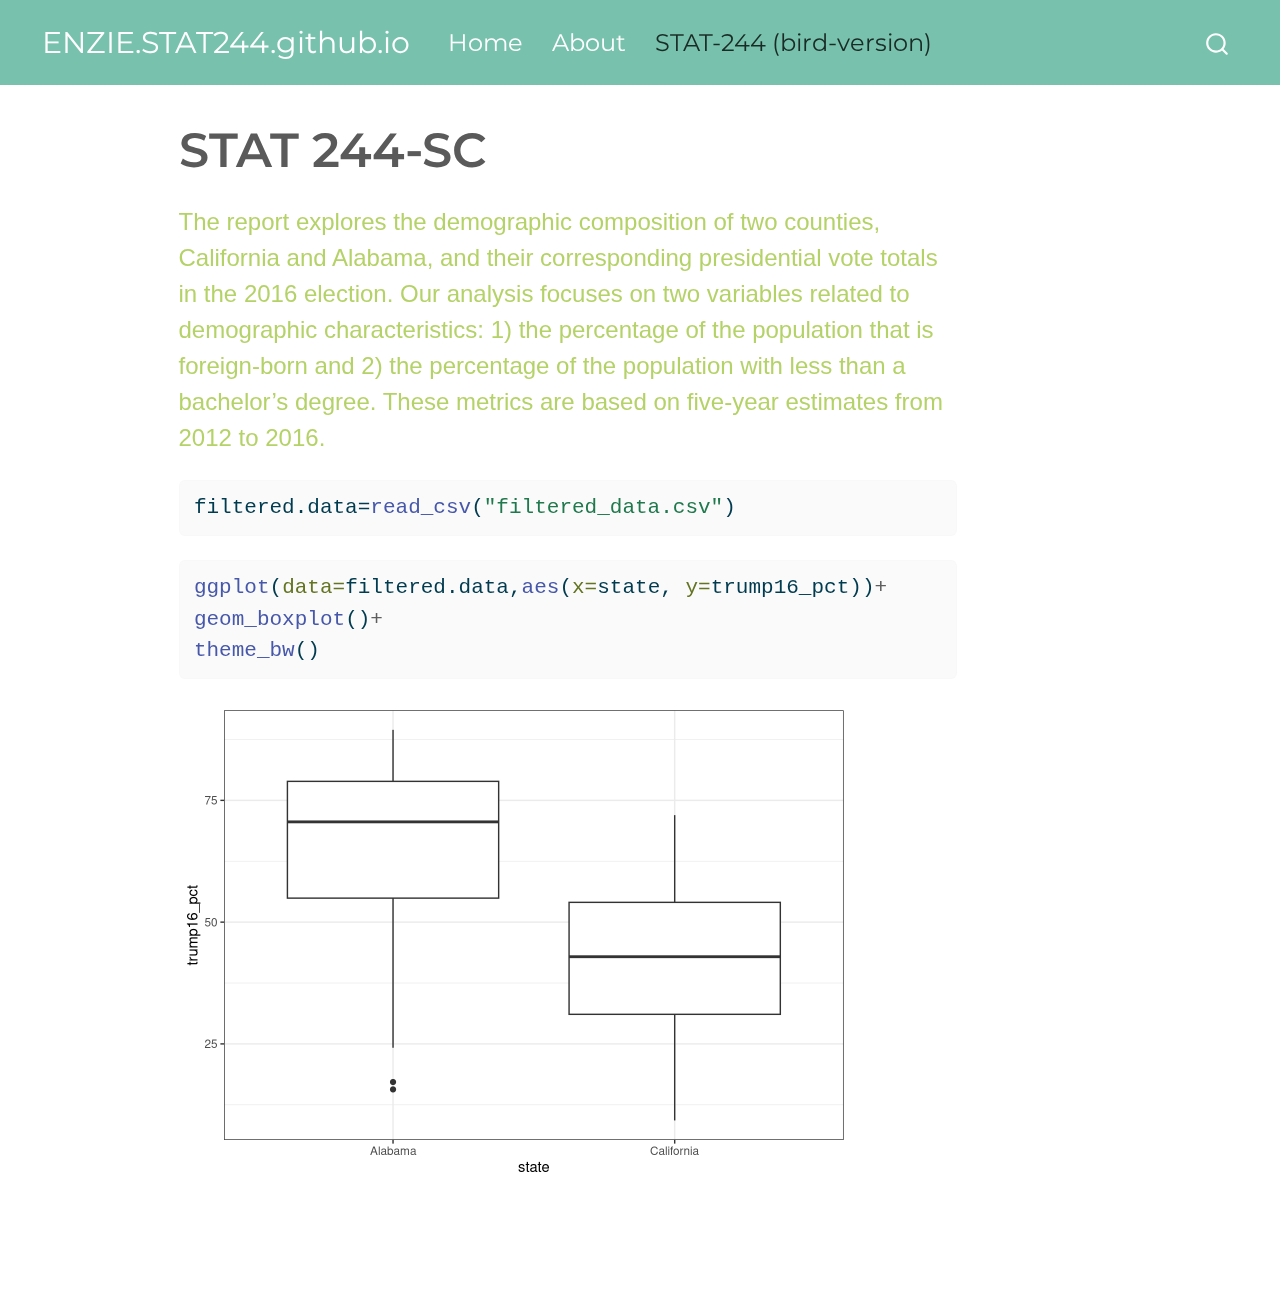
<file: docs/test.html>
<!DOCTYPE html>
<html xmlns="http://www.w3.org/1999/xhtml" lang="en" xml:lang="en"><head>

<meta charset="utf-8">
<meta name="generator" content="quarto-1.5.57">

<meta name="viewport" content="width=device-width, initial-scale=1.0, user-scalable=yes">


<title>STAT 244-SC – ENZIE.STAT244.github.io</title>
<style>
code{white-space: pre-wrap;}
span.smallcaps{font-variant: small-caps;}
div.columns{display: flex; gap: min(4vw, 1.5em);}
div.column{flex: auto; overflow-x: auto;}
div.hanging-indent{margin-left: 1.5em; text-indent: -1.5em;}
ul.task-list{list-style: none;}
ul.task-list li input[type="checkbox"] {
  width: 0.8em;
  margin: 0 0.8em 0.2em -1em; /* quarto-specific, see https://github.com/quarto-dev/quarto-cli/issues/4556 */ 
  vertical-align: middle;
}
/* CSS for syntax highlighting */
pre > code.sourceCode { white-space: pre; position: relative; }
pre > code.sourceCode > span { line-height: 1.25; }
pre > code.sourceCode > span:empty { height: 1.2em; }
.sourceCode { overflow: visible; }
code.sourceCode > span { color: inherit; text-decoration: inherit; }
div.sourceCode { margin: 1em 0; }
pre.sourceCode { margin: 0; }
@media screen {
div.sourceCode { overflow: auto; }
}
@media print {
pre > code.sourceCode { white-space: pre-wrap; }
pre > code.sourceCode > span { display: inline-block; text-indent: -5em; padding-left: 5em; }
}
pre.numberSource code
  { counter-reset: source-line 0; }
pre.numberSource code > span
  { position: relative; left: -4em; counter-increment: source-line; }
pre.numberSource code > span > a:first-child::before
  { content: counter(source-line);
    position: relative; left: -1em; text-align: right; vertical-align: baseline;
    border: none; display: inline-block;
    -webkit-touch-callout: none; -webkit-user-select: none;
    -khtml-user-select: none; -moz-user-select: none;
    -ms-user-select: none; user-select: none;
    padding: 0 4px; width: 4em;
  }
pre.numberSource { margin-left: 3em;  padding-left: 4px; }
div.sourceCode
  {   }
@media screen {
pre > code.sourceCode > span > a:first-child::before { text-decoration: underline; }
}
</style>


<script src="site_libs/quarto-nav/quarto-nav.js"></script>
<script src="site_libs/quarto-nav/headroom.min.js"></script>
<script src="site_libs/clipboard/clipboard.min.js"></script>
<script src="site_libs/quarto-search/autocomplete.umd.js"></script>
<script src="site_libs/quarto-search/fuse.min.js"></script>
<script src="site_libs/quarto-search/quarto-search.js"></script>
<meta name="quarto:offset" content="./">
<script src="site_libs/quarto-html/quarto.js"></script>
<script src="site_libs/quarto-html/popper.min.js"></script>
<script src="site_libs/quarto-html/tippy.umd.min.js"></script>
<script src="site_libs/quarto-html/anchor.min.js"></script>
<link href="site_libs/quarto-html/tippy.css" rel="stylesheet">
<link href="site_libs/quarto-html/quarto-syntax-highlighting.css" rel="stylesheet" id="quarto-text-highlighting-styles">
<script src="site_libs/bootstrap/bootstrap.min.js"></script>
<link href="site_libs/bootstrap/bootstrap-icons.css" rel="stylesheet">
<link href="site_libs/bootstrap/bootstrap.min.css" rel="stylesheet" id="quarto-bootstrap" data-mode="light">
<script id="quarto-search-options" type="application/json">{
  "location": "navbar",
  "copy-button": false,
  "collapse-after": 3,
  "panel-placement": "end",
  "type": "overlay",
  "limit": 50,
  "keyboard-shortcut": [
    "f",
    "/",
    "s"
  ],
  "show-item-context": false,
  "language": {
    "search-no-results-text": "No results",
    "search-matching-documents-text": "matching documents",
    "search-copy-link-title": "Copy link to search",
    "search-hide-matches-text": "Hide additional matches",
    "search-more-match-text": "more match in this document",
    "search-more-matches-text": "more matches in this document",
    "search-clear-button-title": "Clear",
    "search-text-placeholder": "",
    "search-detached-cancel-button-title": "Cancel",
    "search-submit-button-title": "Submit",
    "search-label": "Search"
  }
}</script>


</head>

<body class="nav-fixed">

<div id="quarto-search-results"></div>
  <header id="quarto-header" class="headroom fixed-top">
    <nav class="navbar navbar-expand-lg " data-bs-theme="dark">
      <div class="navbar-container container-fluid">
      <div class="navbar-brand-container mx-auto">
    <a class="navbar-brand" href="./index.html">
    <span class="navbar-title">ENZIE.STAT244.github.io</span>
    </a>
  </div>
            <div id="quarto-search" class="" title="Search"></div>
          <button class="navbar-toggler" type="button" data-bs-toggle="collapse" data-bs-target="#navbarCollapse" aria-controls="navbarCollapse" role="menu" aria-expanded="false" aria-label="Toggle navigation" onclick="if (window.quartoToggleHeadroom) { window.quartoToggleHeadroom(); }">
  <span class="navbar-toggler-icon"></span>
</button>
          <div class="collapse navbar-collapse" id="navbarCollapse">
            <ul class="navbar-nav navbar-nav-scroll me-auto">
  <li class="nav-item">
    <a class="nav-link" href="./index.html"> 
<span class="menu-text">Home</span></a>
  </li>  
  <li class="nav-item">
    <a class="nav-link" href="./about.html"> 
<span class="menu-text">About</span></a>
  </li>  
  <li class="nav-item">
    <a class="nav-link active" href="./test.html" aria-current="page"> 
<span class="menu-text">STAT-244 (bird-version)</span></a>
  </li>  
</ul>
          </div> <!-- /navcollapse -->
            <div class="quarto-navbar-tools">
</div>
      </div> <!-- /container-fluid -->
    </nav>
</header>
<!-- content -->
<div id="quarto-content" class="quarto-container page-columns page-rows-contents page-layout-article page-navbar">
<!-- sidebar -->
<!-- margin-sidebar -->
    <div id="quarto-margin-sidebar" class="sidebar margin-sidebar zindex-bottom">
        
    </div>
<!-- main -->
<main class="content" id="quarto-document-content">

<header id="title-block-header" class="quarto-title-block default">
<div class="quarto-title">
<h1 class="title">STAT 244-SC</h1>
</div>



<div class="quarto-title-meta">

    
  
    
  </div>
  


</header>


<p>The report explores the demographic composition of two counties, California and Alabama, and their corresponding presidential vote totals in the 2016 election. Our analysis focuses on two variables related to demographic characteristics: 1) the percentage of the population that is foreign-born and 2) the percentage of the population with less than a bachelor’s degree. These metrics are based on five-year estimates from 2012 to 2016.</p>
<div class="cell">
<div class="sourceCode cell-code" id="cb1"><pre class="sourceCode r code-with-copy"><code class="sourceCode r"><span id="cb1-1"><a href="#cb1-1" aria-hidden="true" tabindex="-1"></a>filtered.data<span class="ot">=</span><span class="fu">read_csv</span>(<span class="st">"filtered_data.csv"</span>)</span></code><button title="Copy to Clipboard" class="code-copy-button"><i class="bi"></i></button></pre></div>
</div>
<div class="cell">
<div class="sourceCode cell-code" id="cb2"><pre class="sourceCode r code-with-copy"><code class="sourceCode r"><span id="cb2-1"><a href="#cb2-1" aria-hidden="true" tabindex="-1"></a><span class="fu">ggplot</span>(<span class="at">data=</span>filtered.data,<span class="fu">aes</span>(<span class="at">x=</span>state, <span class="at">y=</span>trump16_pct))<span class="sc">+</span></span>
<span id="cb2-2"><a href="#cb2-2" aria-hidden="true" tabindex="-1"></a><span class="fu">geom_boxplot</span>()<span class="sc">+</span></span>
<span id="cb2-3"><a href="#cb2-3" aria-hidden="true" tabindex="-1"></a><span class="fu">theme_bw</span>()</span></code><button title="Copy to Clipboard" class="code-copy-button"><i class="bi"></i></button></pre></div>
<div class="cell-output-display">
<div>
<figure class="figure">
<p><img src="test_files/figure-html/unnamed-chunk-2-1.png" class="img-fluid figure-img" width="672"></p>
</figure>
</div>
</div>
</div>



</main> <!-- /main -->
<script id="quarto-html-after-body" type="application/javascript">
window.document.addEventListener("DOMContentLoaded", function (event) {
  const toggleBodyColorMode = (bsSheetEl) => {
    const mode = bsSheetEl.getAttribute("data-mode");
    const bodyEl = window.document.querySelector("body");
    if (mode === "dark") {
      bodyEl.classList.add("quarto-dark");
      bodyEl.classList.remove("quarto-light");
    } else {
      bodyEl.classList.add("quarto-light");
      bodyEl.classList.remove("quarto-dark");
    }
  }
  const toggleBodyColorPrimary = () => {
    const bsSheetEl = window.document.querySelector("link#quarto-bootstrap");
    if (bsSheetEl) {
      toggleBodyColorMode(bsSheetEl);
    }
  }
  toggleBodyColorPrimary();  
  const icon = "";
  const anchorJS = new window.AnchorJS();
  anchorJS.options = {
    placement: 'right',
    icon: icon
  };
  anchorJS.add('.anchored');
  const isCodeAnnotation = (el) => {
    for (const clz of el.classList) {
      if (clz.startsWith('code-annotation-')) {                     
        return true;
      }
    }
    return false;
  }
  const onCopySuccess = function(e) {
    // button target
    const button = e.trigger;
    // don't keep focus
    button.blur();
    // flash "checked"
    button.classList.add('code-copy-button-checked');
    var currentTitle = button.getAttribute("title");
    button.setAttribute("title", "Copied!");
    let tooltip;
    if (window.bootstrap) {
      button.setAttribute("data-bs-toggle", "tooltip");
      button.setAttribute("data-bs-placement", "left");
      button.setAttribute("data-bs-title", "Copied!");
      tooltip = new bootstrap.Tooltip(button, 
        { trigger: "manual", 
          customClass: "code-copy-button-tooltip",
          offset: [0, -8]});
      tooltip.show();    
    }
    setTimeout(function() {
      if (tooltip) {
        tooltip.hide();
        button.removeAttribute("data-bs-title");
        button.removeAttribute("data-bs-toggle");
        button.removeAttribute("data-bs-placement");
      }
      button.setAttribute("title", currentTitle);
      button.classList.remove('code-copy-button-checked');
    }, 1000);
    // clear code selection
    e.clearSelection();
  }
  const getTextToCopy = function(trigger) {
      const codeEl = trigger.previousElementSibling.cloneNode(true);
      for (const childEl of codeEl.children) {
        if (isCodeAnnotation(childEl)) {
          childEl.remove();
        }
      }
      return codeEl.innerText;
  }
  const clipboard = new window.ClipboardJS('.code-copy-button:not([data-in-quarto-modal])', {
    text: getTextToCopy
  });
  clipboard.on('success', onCopySuccess);
  if (window.document.getElementById('quarto-embedded-source-code-modal')) {
    // For code content inside modals, clipBoardJS needs to be initialized with a container option
    // TODO: Check when it could be a function (https://github.com/zenorocha/clipboard.js/issues/860)
    const clipboardModal = new window.ClipboardJS('.code-copy-button[data-in-quarto-modal]', {
      text: getTextToCopy,
      container: window.document.getElementById('quarto-embedded-source-code-modal')
    });
    clipboardModal.on('success', onCopySuccess);
  }
    var localhostRegex = new RegExp(/^(?:http|https):\/\/localhost\:?[0-9]*\//);
    var mailtoRegex = new RegExp(/^mailto:/);
      var filterRegex = new RegExp('/' + window.location.host + '/');
    var isInternal = (href) => {
        return filterRegex.test(href) || localhostRegex.test(href) || mailtoRegex.test(href);
    }
    // Inspect non-navigation links and adorn them if external
 	var links = window.document.querySelectorAll('a[href]:not(.nav-link):not(.navbar-brand):not(.toc-action):not(.sidebar-link):not(.sidebar-item-toggle):not(.pagination-link):not(.no-external):not([aria-hidden]):not(.dropdown-item):not(.quarto-navigation-tool):not(.about-link)');
    for (var i=0; i<links.length; i++) {
      const link = links[i];
      if (!isInternal(link.href)) {
        // undo the damage that might have been done by quarto-nav.js in the case of
        // links that we want to consider external
        if (link.dataset.originalHref !== undefined) {
          link.href = link.dataset.originalHref;
        }
      }
    }
  function tippyHover(el, contentFn, onTriggerFn, onUntriggerFn) {
    const config = {
      allowHTML: true,
      maxWidth: 500,
      delay: 100,
      arrow: false,
      appendTo: function(el) {
          return el.parentElement;
      },
      interactive: true,
      interactiveBorder: 10,
      theme: 'quarto',
      placement: 'bottom-start',
    };
    if (contentFn) {
      config.content = contentFn;
    }
    if (onTriggerFn) {
      config.onTrigger = onTriggerFn;
    }
    if (onUntriggerFn) {
      config.onUntrigger = onUntriggerFn;
    }
    window.tippy(el, config); 
  }
  const noterefs = window.document.querySelectorAll('a[role="doc-noteref"]');
  for (var i=0; i<noterefs.length; i++) {
    const ref = noterefs[i];
    tippyHover(ref, function() {
      // use id or data attribute instead here
      let href = ref.getAttribute('data-footnote-href') || ref.getAttribute('href');
      try { href = new URL(href).hash; } catch {}
      const id = href.replace(/^#\/?/, "");
      const note = window.document.getElementById(id);
      if (note) {
        return note.innerHTML;
      } else {
        return "";
      }
    });
  }
  const xrefs = window.document.querySelectorAll('a.quarto-xref');
  const processXRef = (id, note) => {
    // Strip column container classes
    const stripColumnClz = (el) => {
      el.classList.remove("page-full", "page-columns");
      if (el.children) {
        for (const child of el.children) {
          stripColumnClz(child);
        }
      }
    }
    stripColumnClz(note)
    if (id === null || id.startsWith('sec-')) {
      // Special case sections, only their first couple elements
      const container = document.createElement("div");
      if (note.children && note.children.length > 2) {
        container.appendChild(note.children[0].cloneNode(true));
        for (let i = 1; i < note.children.length; i++) {
          const child = note.children[i];
          if (child.tagName === "P" && child.innerText === "") {
            continue;
          } else {
            container.appendChild(child.cloneNode(true));
            break;
          }
        }
        if (window.Quarto?.typesetMath) {
          window.Quarto.typesetMath(container);
        }
        return container.innerHTML
      } else {
        if (window.Quarto?.typesetMath) {
          window.Quarto.typesetMath(note);
        }
        return note.innerHTML;
      }
    } else {
      // Remove any anchor links if they are present
      const anchorLink = note.querySelector('a.anchorjs-link');
      if (anchorLink) {
        anchorLink.remove();
      }
      if (window.Quarto?.typesetMath) {
        window.Quarto.typesetMath(note);
      }
      // TODO in 1.5, we should make sure this works without a callout special case
      if (note.classList.contains("callout")) {
        return note.outerHTML;
      } else {
        return note.innerHTML;
      }
    }
  }
  for (var i=0; i<xrefs.length; i++) {
    const xref = xrefs[i];
    tippyHover(xref, undefined, function(instance) {
      instance.disable();
      let url = xref.getAttribute('href');
      let hash = undefined; 
      if (url.startsWith('#')) {
        hash = url;
      } else {
        try { hash = new URL(url).hash; } catch {}
      }
      if (hash) {
        const id = hash.replace(/^#\/?/, "");
        const note = window.document.getElementById(id);
        if (note !== null) {
          try {
            const html = processXRef(id, note.cloneNode(true));
            instance.setContent(html);
          } finally {
            instance.enable();
            instance.show();
          }
        } else {
          // See if we can fetch this
          fetch(url.split('#')[0])
          .then(res => res.text())
          .then(html => {
            const parser = new DOMParser();
            const htmlDoc = parser.parseFromString(html, "text/html");
            const note = htmlDoc.getElementById(id);
            if (note !== null) {
              const html = processXRef(id, note);
              instance.setContent(html);
            } 
          }).finally(() => {
            instance.enable();
            instance.show();
          });
        }
      } else {
        // See if we can fetch a full url (with no hash to target)
        // This is a special case and we should probably do some content thinning / targeting
        fetch(url)
        .then(res => res.text())
        .then(html => {
          const parser = new DOMParser();
          const htmlDoc = parser.parseFromString(html, "text/html");
          const note = htmlDoc.querySelector('main.content');
          if (note !== null) {
            // This should only happen for chapter cross references
            // (since there is no id in the URL)
            // remove the first header
            if (note.children.length > 0 && note.children[0].tagName === "HEADER") {
              note.children[0].remove();
            }
            const html = processXRef(null, note);
            instance.setContent(html);
          } 
        }).finally(() => {
          instance.enable();
          instance.show();
        });
      }
    }, function(instance) {
    });
  }
      let selectedAnnoteEl;
      const selectorForAnnotation = ( cell, annotation) => {
        let cellAttr = 'data-code-cell="' + cell + '"';
        let lineAttr = 'data-code-annotation="' +  annotation + '"';
        const selector = 'span[' + cellAttr + '][' + lineAttr + ']';
        return selector;
      }
      const selectCodeLines = (annoteEl) => {
        const doc = window.document;
        const targetCell = annoteEl.getAttribute("data-target-cell");
        const targetAnnotation = annoteEl.getAttribute("data-target-annotation");
        const annoteSpan = window.document.querySelector(selectorForAnnotation(targetCell, targetAnnotation));
        const lines = annoteSpan.getAttribute("data-code-lines").split(",");
        const lineIds = lines.map((line) => {
          return targetCell + "-" + line;
        })
        let top = null;
        let height = null;
        let parent = null;
        if (lineIds.length > 0) {
            //compute the position of the single el (top and bottom and make a div)
            const el = window.document.getElementById(lineIds[0]);
            top = el.offsetTop;
            height = el.offsetHeight;
            parent = el.parentElement.parentElement;
          if (lineIds.length > 1) {
            const lastEl = window.document.getElementById(lineIds[lineIds.length - 1]);
            const bottom = lastEl.offsetTop + lastEl.offsetHeight;
            height = bottom - top;
          }
          if (top !== null && height !== null && parent !== null) {
            // cook up a div (if necessary) and position it 
            let div = window.document.getElementById("code-annotation-line-highlight");
            if (div === null) {
              div = window.document.createElement("div");
              div.setAttribute("id", "code-annotation-line-highlight");
              div.style.position = 'absolute';
              parent.appendChild(div);
            }
            div.style.top = top - 2 + "px";
            div.style.height = height + 4 + "px";
            div.style.left = 0;
            let gutterDiv = window.document.getElementById("code-annotation-line-highlight-gutter");
            if (gutterDiv === null) {
              gutterDiv = window.document.createElement("div");
              gutterDiv.setAttribute("id", "code-annotation-line-highlight-gutter");
              gutterDiv.style.position = 'absolute';
              const codeCell = window.document.getElementById(targetCell);
              const gutter = codeCell.querySelector('.code-annotation-gutter');
              gutter.appendChild(gutterDiv);
            }
            gutterDiv.style.top = top - 2 + "px";
            gutterDiv.style.height = height + 4 + "px";
          }
          selectedAnnoteEl = annoteEl;
        }
      };
      const unselectCodeLines = () => {
        const elementsIds = ["code-annotation-line-highlight", "code-annotation-line-highlight-gutter"];
        elementsIds.forEach((elId) => {
          const div = window.document.getElementById(elId);
          if (div) {
            div.remove();
          }
        });
        selectedAnnoteEl = undefined;
      };
        // Handle positioning of the toggle
    window.addEventListener(
      "resize",
      throttle(() => {
        elRect = undefined;
        if (selectedAnnoteEl) {
          selectCodeLines(selectedAnnoteEl);
        }
      }, 10)
    );
    function throttle(fn, ms) {
    let throttle = false;
    let timer;
      return (...args) => {
        if(!throttle) { // first call gets through
            fn.apply(this, args);
            throttle = true;
        } else { // all the others get throttled
            if(timer) clearTimeout(timer); // cancel #2
            timer = setTimeout(() => {
              fn.apply(this, args);
              timer = throttle = false;
            }, ms);
        }
      };
    }
      // Attach click handler to the DT
      const annoteDls = window.document.querySelectorAll('dt[data-target-cell]');
      for (const annoteDlNode of annoteDls) {
        annoteDlNode.addEventListener('click', (event) => {
          const clickedEl = event.target;
          if (clickedEl !== selectedAnnoteEl) {
            unselectCodeLines();
            const activeEl = window.document.querySelector('dt[data-target-cell].code-annotation-active');
            if (activeEl) {
              activeEl.classList.remove('code-annotation-active');
            }
            selectCodeLines(clickedEl);
            clickedEl.classList.add('code-annotation-active');
          } else {
            // Unselect the line
            unselectCodeLines();
            clickedEl.classList.remove('code-annotation-active');
          }
        });
      }
  const findCites = (el) => {
    const parentEl = el.parentElement;
    if (parentEl) {
      const cites = parentEl.dataset.cites;
      if (cites) {
        return {
          el,
          cites: cites.split(' ')
        };
      } else {
        return findCites(el.parentElement)
      }
    } else {
      return undefined;
    }
  };
  var bibliorefs = window.document.querySelectorAll('a[role="doc-biblioref"]');
  for (var i=0; i<bibliorefs.length; i++) {
    const ref = bibliorefs[i];
    const citeInfo = findCites(ref);
    if (citeInfo) {
      tippyHover(citeInfo.el, function() {
        var popup = window.document.createElement('div');
        citeInfo.cites.forEach(function(cite) {
          var citeDiv = window.document.createElement('div');
          citeDiv.classList.add('hanging-indent');
          citeDiv.classList.add('csl-entry');
          var biblioDiv = window.document.getElementById('ref-' + cite);
          if (biblioDiv) {
            citeDiv.innerHTML = biblioDiv.innerHTML;
          }
          popup.appendChild(citeDiv);
        });
        return popup.innerHTML;
      });
    }
  }
});
</script>
</div> <!-- /content -->




</body></html>
</file>
<file: docs/site_libs/quarto-html/tippy.css>
.tippy-box[data-animation=fade][data-state=hidden]{opacity:0}[data-tippy-root]{max-width:calc(100vw - 10px)}.tippy-box{position:relative;background-color:#333;color:#fff;border-radius:4px;font-size:14px;line-height:1.4;white-space:normal;outline:0;transition-property:transform,visibility,opacity}.tippy-box[data-placement^=top]>.tippy-arrow{bottom:0}.tippy-box[data-placement^=top]>.tippy-arrow:before{bottom:-7px;left:0;border-width:8px 8px 0;border-top-color:initial;transform-origin:center top}.tippy-box[data-placement^=bottom]>.tippy-arrow{top:0}.tippy-box[data-placement^=bottom]>.tippy-arrow:before{top:-7px;left:0;border-width:0 8px 8px;border-bottom-color:initial;transform-origin:center bottom}.tippy-box[data-placement^=left]>.tippy-arrow{right:0}.tippy-box[data-placement^=left]>.tippy-arrow:before{border-width:8px 0 8px 8px;border-left-color:initial;right:-7px;transform-origin:center left}.tippy-box[data-placement^=right]>.tippy-arrow{left:0}.tippy-box[data-placement^=right]>.tippy-arrow:before{left:-7px;border-width:8px 8px 8px 0;border-right-color:initial;transform-origin:center right}.tippy-box[data-inertia][data-state=visible]{transition-timing-function:cubic-bezier(.54,1.5,.38,1.11)}.tippy-arrow{width:16px;height:16px;color:#333}.tippy-arrow:before{content:"";position:absolute;border-color:transparent;border-style:solid}.tippy-content{position:relative;padding:5px 9px;z-index:1}
</file>
<file: docs/site_libs/quarto-html/quarto-syntax-highlighting.css>
/* quarto syntax highlight colors */
:root {
  --quarto-hl-ot-color: #003B4F;
  --quarto-hl-at-color: #657422;
  --quarto-hl-ss-color: #20794D;
  --quarto-hl-an-color: #5E5E5E;
  --quarto-hl-fu-color: #4758AB;
  --quarto-hl-st-color: #20794D;
  --quarto-hl-cf-color: #003B4F;
  --quarto-hl-op-color: #5E5E5E;
  --quarto-hl-er-color: #AD0000;
  --quarto-hl-bn-color: #AD0000;
  --quarto-hl-al-color: #AD0000;
  --quarto-hl-va-color: #111111;
  --quarto-hl-bu-color: inherit;
  --quarto-hl-ex-color: inherit;
  --quarto-hl-pp-color: #AD0000;
  --quarto-hl-in-color: #5E5E5E;
  --quarto-hl-vs-color: #20794D;
  --quarto-hl-wa-color: #5E5E5E;
  --quarto-hl-do-color: #5E5E5E;
  --quarto-hl-im-color: #00769E;
  --quarto-hl-ch-color: #20794D;
  --quarto-hl-dt-color: #AD0000;
  --quarto-hl-fl-color: #AD0000;
  --quarto-hl-co-color: #5E5E5E;
  --quarto-hl-cv-color: #5E5E5E;
  --quarto-hl-cn-color: #8f5902;
  --quarto-hl-sc-color: #5E5E5E;
  --quarto-hl-dv-color: #AD0000;
  --quarto-hl-kw-color: #003B4F;
}

/* other quarto variables */
:root {
  --quarto-font-monospace: SFMono-Regular, Menlo, Monaco, Consolas, "Liberation Mono", "Courier New", monospace;
}

pre > code.sourceCode > span {
  color: #003B4F;
}

code span {
  color: #003B4F;
}

code.sourceCode > span {
  color: #003B4F;
}

div.sourceCode,
div.sourceCode pre.sourceCode {
  color: #003B4F;
}

code span.ot {
  color: #003B4F;
  font-style: inherit;
}

code span.at {
  color: #657422;
  font-style: inherit;
}

code span.ss {
  color: #20794D;
  font-style: inherit;
}

code span.an {
  color: #5E5E5E;
  font-style: inherit;
}

code span.fu {
  color: #4758AB;
  font-style: inherit;
}

code span.st {
  color: #20794D;
  font-style: inherit;
}

code span.cf {
  color: #003B4F;
  font-weight: bold;
  font-style: inherit;
}

code span.op {
  color: #5E5E5E;
  font-style: inherit;
}

code span.er {
  color: #AD0000;
  font-style: inherit;
}

code span.bn {
  color: #AD0000;
  font-style: inherit;
}

code span.al {
  color: #AD0000;
  font-style: inherit;
}

code span.va {
  color: #111111;
  font-style: inherit;
}

code span.bu {
  font-style: inherit;
}

code span.ex {
  font-style: inherit;
}

code span.pp {
  color: #AD0000;
  font-style: inherit;
}

code span.in {
  color: #5E5E5E;
  font-style: inherit;
}

code span.vs {
  color: #20794D;
  font-style: inherit;
}

code span.wa {
  color: #5E5E5E;
  font-style: italic;
}

code span.do {
  color: #5E5E5E;
  font-style: italic;
}

code span.im {
  color: #00769E;
  font-style: inherit;
}

code span.ch {
  color: #20794D;
  font-style: inherit;
}

code span.dt {
  color: #AD0000;
  font-style: inherit;
}

code span.fl {
  color: #AD0000;
  font-style: inherit;
}

code span.co {
  color: #5E5E5E;
  font-style: inherit;
}

code span.cv {
  color: #5E5E5E;
  font-style: italic;
}

code span.cn {
  color: #8f5902;
  font-style: inherit;
}

code span.sc {
  color: #5E5E5E;
  font-style: inherit;
}

code span.dv {
  color: #AD0000;
  font-style: inherit;
}

code span.kw {
  color: #003B4F;
  font-weight: bold;
  font-style: inherit;
}

.prevent-inlining {
  content: "</";
}

/*# sourceMappingURL=debc5d5d77c3f9108843748ff7464032.css.map */
</file>
<file: docs/styles.css>
/* css styles */
</file>
